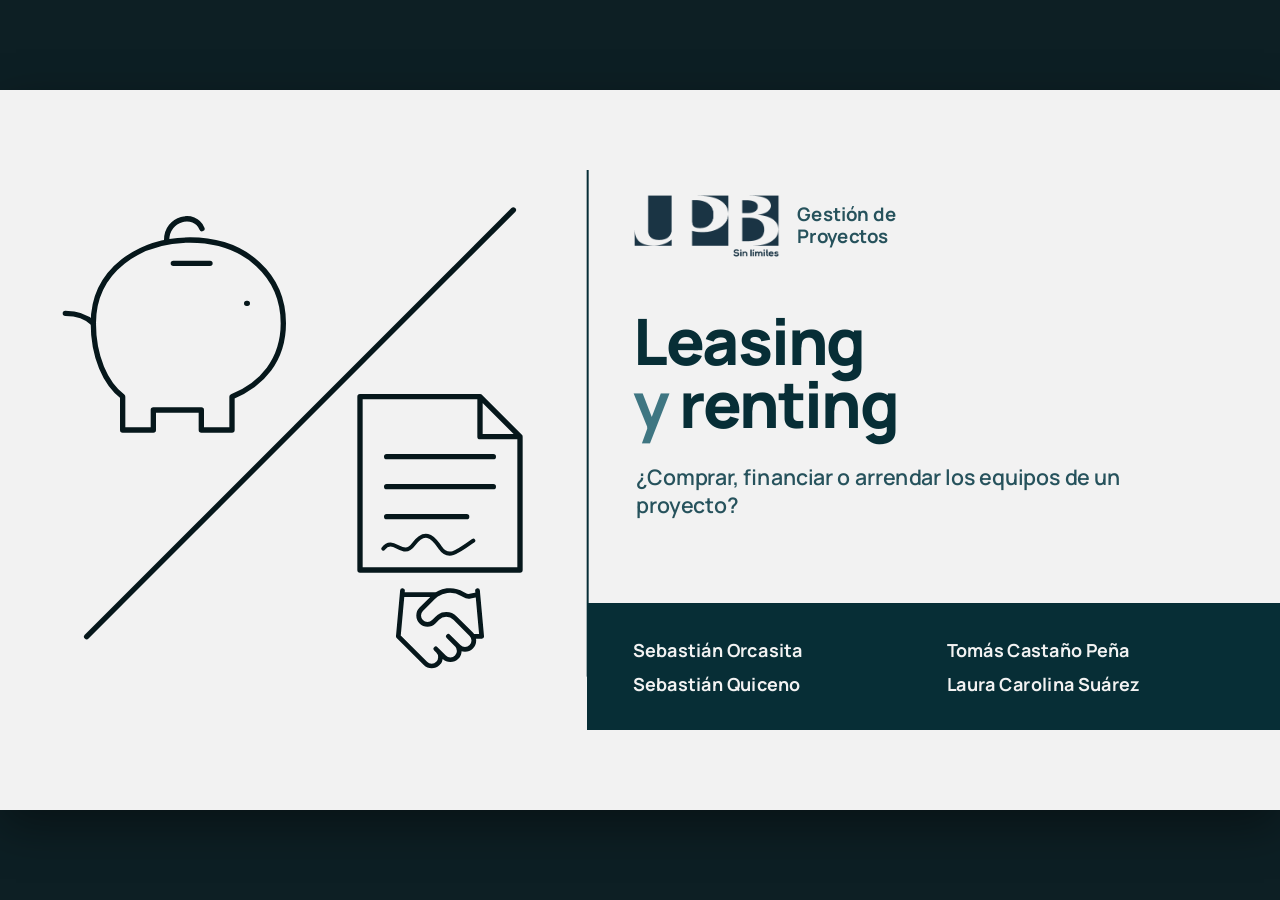
<file: diapositivas/index.html>
<!doctype html>
<html lang="es-CO">
<head>
<meta charset="utf-8">
<meta name="viewport" content="width=device-width, initial-scale=1">
<title>Leasing y renting en proyectos</title>
<link rel="stylesheet" href="deck.css">
</head>
<body>
<svg width="0" height="0" style="position:absolute" aria-hidden="true">
  <defs>
    <symbol id="i-cart" viewBox="0 0 64 64"><path pathLength="1" d="M4 10 H13 L20 42 H50 L57 18 H16"/><path pathLength="1" d="M24 52 a4 4 0 1 0 0.1 0 M46 52 a4 4 0 1 0 0.1 0"/><path pathLength="1" d="M36 22 V36 M31 26 C31 22 41 22 41 26 C41 30 31 28 31 32 C31 36 41 36 41 32"/></symbol>
    <symbol id="i-piggy" viewBox="0 0 64 64"><path pathLength="1" d="M14 32 C14 21 25 15 35 15 C47 15 56 22 56 32 C56 40 51 45 45 48 V55 H38 V51 H28 V55 H21 V48 C17 45 14 39 14 32 Z"/><path pathLength="1" d="M30 15 C30 10 36 8 38 12 M44 27 h0.1 M6 30 C9 30 12 31 14 33 M28 22 H38"/></symbol>
    <symbol id="i-keys" viewBox="0 0 64 64"><path pathLength="1" d="M18 26 a10 10 0 1 0 0.1 0 M27 30 L56 30 M48 30 V39 M55 30 V37"/><path pathLength="1" d="M18 26 V20"/></symbol>
    <symbol id="i-bank" viewBox="0 0 64 64"><path pathLength="1" d="M7 24 L32 9 L57 24 Z M12 28 V47 M24 28 V47 M40 28 V47 M52 28 V47 M5 52 H59"/></symbol>
    <symbol id="i-jar" viewBox="0 0 64 64"><path pathLength="1" d="M21 15 H43 V20 C49 24 50 29 50 35 V55 H14 V35 C14 29 15 24 21 20 Z M21 20 H43"/><path pathLength="1" d="M24 47 a8 3 0 1 0 16 0 a8 3 0 1 0 -16 0 M32 3 a5 5 0 1 0 0.1 0"/></symbol>
    <symbol id="i-doc" viewBox="0 0 64 64"><path pathLength="1" d="M14 6 H40 L50 16 V58 H14 Z M40 6 V16 H50"/><path pathLength="1" d="M20 26 H44 M20 33 H44 M20 40 H36 M20 50 C24 45 27 54 33 48 S40 50 44 47"/></symbol>
    <symbol id="i-house" viewBox="0 0 64 64"><path pathLength="1" d="M8 30 L32 11 L56 30 M15 26 V55 H49 V26 M27 55 V40 H37 V55"/></symbol>
    <symbol id="i-phone" viewBox="0 0 64 64"><path pathLength="1" d="M20 5 H44 V59 H20 Z M28 53 H36 M26 11 H38"/></symbol>
    <symbol id="i-cal" viewBox="0 0 64 64"><path pathLength="1" d="M9 14 H55 V56 H9 Z M9 25 H55 M21 8 V19 M43 8 V19"/><path pathLength="1" d="M25 33 L39 48 M39 33 L25 48"/></symbol>
    <symbol id="i-gauge" viewBox="0 0 64 64"><path pathLength="1" d="M9 46 A23 23 0 1 1 55 46 M32 46 L45 27 M16 46 H48"/></symbol>
    <symbol id="i-ship" viewBox="0 0 64 64"><path pathLength="1" d="M5 44 H59 L52 55 H13 Z M13 44 V34 H29 V44 M33 44 V29 H49 V44"/><path pathLength="1" d="M43 29 V7 L23 13 M43 7 H54 M23 13 V22"/></symbol>
    <symbol id="i-store" viewBox="0 0 64 64"><path pathLength="1" d="M5 27 L32 12 L59 27 V56 H5 Z M17 56 V37 H47 V56 M17 46 H47"/></symbol>
    <symbol id="i-cycle" viewBox="0 0 64 64"><path pathLength="1" d="M51 21 A22 22 0 0 0 13 23 M13 23 L11 12 M13 23 L24 21"/><path pathLength="1" d="M13 43 A22 22 0 0 0 51 41 M51 41 L53 52 M51 41 L40 43"/></symbol>
    <symbol id="i-amb" viewBox="0 0 64 64"><path pathLength="1" d="M3 42 V20 H38 V42 Z M38 27 H50 L59 36 V42 H38"/><path pathLength="1" d="M14 47 a5 5 0 1 0 0.1 0 M47 47 a5 5 0 1 0 0.1 0 M20 25 V37 M14 31 H26"/></symbol>
    <symbol id="i-mic" viewBox="0 0 64 64"><path pathLength="1" d="M24 11 a8 8 0 0 1 16 0 V30 a8 8 0 0 1 -16 0 Z M15 28 a17 17 0 0 0 34 0 M32 45 V55 M21 55 H43"/></symbol>
    <symbol id="i-check" viewBox="0 0 64 64"><path pathLength="1" d="M11 34 L26 48 L54 17"/></symbol>
    <symbol id="i-cross" viewBox="0 0 64 64"><path pathLength="1" d="M16 16 L48 48 M48 16 L16 48"/></symbol>
    <symbol id="i-dash" viewBox="0 0 64 64"><path pathLength="1" d="M14 32 H50"/></symbol>
    <symbol id="i-alert" viewBox="0 0 64 64"><path pathLength="1" d="M32 7 L60 56 H4 Z M32 25 V40 M32 47 V48"/></symbol>
    <symbol id="i-truck" viewBox="0 0 64 64"><path pathLength="1" d="M3 15 H39 V44 H3 Z M39 25 H51 L60 35 V44 H39"/><path pathLength="1" d="M14 49 a5 5 0 1 0 0.1 0 M50 49 a5 5 0 1 0 0.1 0"/></symbol>
    <symbol id="i-server" viewBox="0 0 64 64"><path pathLength="1" d="M13 7 H51 V57 H13 Z M13 23 H51 M13 40 H51 M21 15 h0.1 M21 31 h0.1 M21 48 h0.1 M30 15 H43 M30 31 H43 M30 48 H43"/></symbol>
    <symbol id="i-scale" viewBox="0 0 64 64"><path pathLength="1" d="M32 8 V55 M19 55 H45 M9 18 H55 M9 18 L3 34 H15 Z M55 18 L49 34 H61 Z"/></symbol>
    <symbol id="i-coins" viewBox="0 0 64 64"><path pathLength="1" d="M12 40 a15 5 0 1 0 30 0 a15 5 0 1 0 -30 0 M12 40 V50 a15 5 0 0 0 30 0 V40 M22 26 a15 5 0 1 0 30 0 a15 5 0 1 0 -30 0 M52 26 V36 a15 5 0 0 1 -10 4.7"/></symbol>
    <!-- Apretón de manos: trazo del ícono «handshake» de Lucide (licencia ISC, lucide.dev) -->
    <symbol id="i-hand" viewBox="0 0 24 24"><path pathLength="1" d="M11 17 l2 2 a1 1 0 1 0 3-3 M14 14 l2.5 2.5 a1 1 0 1 0 3-3 l-3.88-3.88 a3 3 0 0 0-4.24 0 l-.88.88 a1 1 0 1 1-3-3 l2.81-2.81 a5.79 5.79 0 0 1 7.06-.87 l.47.28 a2 2 0 0 0 1.42.25 L21 4 M21 3 l1 11 h-2 M3 3 L2 14 l6.5 6.5 a1 1 0 1 0 3-3 M3 4 h8"/></symbol>
  </defs>
</svg>

<main class="frame" aria-label="Diapositivas de la exposición">
<div class="stage" id="stage">

  <header class="runhead"><span>Leasing y renting en proyectos</span><b id="sec-name">Ronda 1</b></header>

  <!-- 1 · Portada -->
  <section class="slide cover" data-section="r1" data-name="Portada" aria-label="Portada">
    <svg class="cover-art" viewBox="0 0 760 760" aria-hidden="true">
      <g class="line-art" style="stroke-width:8">
        <path class="a-draw" style="--d:.1s;--t:1.5s" pathLength="1" d="M70 230 C70 150 140 105 215 105 C300 105 355 160 355 230 C355 285 323 322 278 340 V390 H232 V360 H160 V390 H114 V340 C88 320 70 280 70 230 Z"/>
        <path class="a-draw" style="--d:.6s;--t:.8s" pathLength="1" d="M180 105 C180 72 222 62 233 88 M300 200 h1 M28 215 C46 215 60 220 70 230 M190 140 H245"/>
        <path class="a-draw" style="--d:1.0s;--t:.9s" pathLength="1" d="M60 700 L700 60"/>
        <path class="a-draw" style="--d:1.3s;--t:1.4s" pathLength="1" d="M470 340 H650 L710 400 V600 H470 Z M650 340 V400 H710 M510 430 H670 M510 475 H670 M510 520 H630"/>
      </g>
      <path class="a-draw" style="--d:2.4s;--t:.7s" fill="none" stroke="#06171b" stroke-width="6" stroke-linecap="round" stroke-linejoin="round" pathLength="1" d="M505 568 C520 548 534 584 550 562 S578 548 590 566 S615 574 640 556"/>
      <use href="#i-hand" x="515" y="612" width="150" height="150" class="a-draw" style="--d:2.9s;--t:1.3s;fill:none;stroke:#06171b;stroke-width:1.13;stroke-linecap:round;stroke-linejoin:round"/>
    </svg>
    <div class="cover-rule a-grow-y" style="--d:.2s;transform-origin:top"></div>
    <div class="cover-brand a-fade" style="--d:.4s"><img src="img/logo-upb.png" alt="Universidad Pontificia Bolivariana"><span>Gestión de<br>Proyectos</span></div>
    <h1 class="cover-title a-up" style="--d:.6s">Leasing<br><em>y</em> renting</h1>
    <p class="cover-sub a-up" style="--d:.9s">¿Comprar, financiar o arrendar los equipos de un proyecto?</p>
    <div class="cover-band a-wipe" style="--d:1.2s">
      <span>Sebastián Orcasita</span><span>Tomás Castaño Peña</span>
      <span>Sebastián Quiceno</span><span>Laura Carolina Suárez</span>
    </div>
  </section>

  <!-- 2 · Ruta -->
  <section class="slide" data-section="r1" data-name="La ruta" aria-label="La ruta de la exposición">
    <h2 class="t a-up">La ruta de la exposición</h2>
    <p class="lead a-up" style="--d:.15s">Dos rondas de cuatro intervenciones, con la entrevista a un experto en medio.</p>
    <div class="body route">
      <svg style="position:absolute;left:0;top:40px;width:1680px;height:60px" viewBox="0 0 1680 60" aria-hidden="true">
        <path class="a-draw" style="--d:.3s;--t:1.4s;stroke:var(--celeste);stroke-width:6;fill:none;stroke-linecap:round" pathLength="1" d="M10 30 H1670"/>
        <circle class="a-pop" style="--d:.45s;fill:var(--petroleo)" cx="20" cy="30" r="16"/>
        <circle class="a-pop" style="--d:.9s;fill:var(--medio)" cx="760" cy="30" r="16"/>
        <circle class="a-pop" style="--d:1.2s;fill:var(--petroleo)" cx="1110" cy="30" r="16"/>
        <circle class="a-pop" style="--d:1.5s;fill:var(--pizarra)" cx="1660" cy="30" r="16"/>
      </svg>
      <div class="route-col a-up" style="left:0;width:690px;--d:.5s">
        <p class="h4">Ronda 1 · Qué es cada figura</p>
        <ol>
          <li><b>1</b>El dilema: la caja del proyecto</li>
          <li><b>2</b>Leasing financiero</li>
          <li><b>3</b>Renting y leasing operativo</li>
          <li><b>4</b>Contabilidad (NIIF 16) e impuestos</li>
          <li><b>5</b>Modalidades: importación, inmobiliario, leaseback</li>
        </ol>
      </div>
      <div class="route-col a-up" style="left:740px;width:320px;--d:.9s">
        <p class="h4">Entrevista</p>
        <svg viewBox="0 0 64 64" class="ico" style="width:96px;height:96px;color:var(--medio-ink);margin:6px 0 10px"><use href="#i-mic"/></svg>
        <p class="txt-s">César Augusto López Gallego cuenta cómo decide en proyectos reales. Video de 4:51.</p>
      </div>
      <div class="route-col a-up" style="left:1110px;width:570px;--d:1.3s">
        <p class="h4">Ronda 2 · Cómo se decide</p>
        <ol>
          <li><b>6</b>Los números a 48 meses</li>
          <li><b>7</b>Los riesgos que no se ven</li>
          <li><b>8</b>Efecto en VPN, TIR y EBITDA</li>
          <li><b>9</b>El árbol de decisión</li>
        </ol>
      </div>
    </div>
  </section>

  <!-- 3 · Proyecto aprobado -->
  <section class="slide" data-section="r1" data-name="Proyecto aprobado" aria-label="Proyecto aprobado">
    <h2 class="t a-up">Proyecto aprobado: ¿cómo conseguimos los equipos?</h2>
    <p class="lead a-up" style="--d:.15s">Caso de ejemplo: un proyecto logístico a 4 años, con $1.000 millones de presupuesto, necesita camiones y máquinas.</p>
    <div class="body">
      <div class="doors">
        <div class="door a-up" style="--c:var(--pizarra);--d:.35s">
          <svg viewBox="0 0 64 64" class="ico a-draw" style="--d:.45s"><use href="#i-cart"/></svg>
          <p class="h3">Comprar</p>
          <p class="txt">Se paga todo hoy, de contado o con un crédito. El bien es del proyecto desde el primer día, con todos sus costos y riesgos.</p>
        </div>
        <div class="door a-up" style="--c:var(--petroleo);--d:.6s">
          <svg viewBox="0 0 64 64" class="ico a-draw" style="--d:.7s"><use href="#i-jar"/></svg>
          <p class="h3">Leasing</p>
          <p class="txt">Una entidad financiera compra el bien y se lo entrega al proyecto a cambio de cánones. Al final puede quedárselo.</p>
        </div>
        <div class="door a-up" style="--c:var(--medio);--c-ink:var(--medio-ink);--d:.85s">
          <svg viewBox="0 0 64 64" class="ico a-draw" style="--d:.95s"><use href="#i-keys"/></svg>
          <p class="h3">Renting</p>
          <p class="txt">El proyecto usa el bien y paga un canon con servicios incluidos. Al final lo devuelve o lo renueva.</p>
        </div>
      </div>
      <p class="plate a-wipe" style="position:absolute;left:0;right:0;bottom:0;--d:1.3s">La pregunta no es solo cuánto cuesta: es qué pasa con la caja del proyecto y quién carga el riesgo.</p>
    </div>
  </section>

  <!-- 4 · Impacto en caja -->
  <section class="slide" data-section="r1" data-name="Impacto en caja" aria-label="Impacto en caja">
    <h2 class="t a-up">Impacto en caja: comprar el día 0</h2>
    <p class="lead a-up" style="--d:.15s">Si el 60 % del presupuesto se va en equipos antes de producir, el proyecto puede quedarse sin caja aunque sea rentable en el papel.</p>
    <div class="body">
      <svg style="position:absolute;left:0;top:0;width:930px;height:640px" viewBox="0 0 930 640" aria-label="Gráfico de cascada: presupuesto 1.000, compra 600, quedan 400 millones">
        <path d="M40 560 H900" stroke="var(--petroleo)" stroke-width="3"/>
        <rect class="a-grow-y" style="--d:.4s" x="70" y="80" width="200" height="480" rx="6" fill="var(--medio)"/>
        <rect class="a-drop" style="--d:1.0s" x="360" y="80" width="200" height="288" rx="6" fill="var(--petroleo)"/>
        <rect class="a-grow-y" style="--d:1.5s" x="650" y="368" width="200" height="192" rx="6" fill="var(--pizarra)"/>
        <path class="a-draw" style="--d:1.1s;--t:.6s" pathLength="1" d="M270 80 H360 M560 368 H650" stroke="var(--muted)" stroke-width="2" stroke-dasharray="6 6" fill="none"/>
        <g font-family="Manrope" font-weight="800" fill="var(--petroleo)" text-anchor="middle">
          <text class="a-fade" style="--d:.8s" x="170" y="62" font-size="36">$1.000</text>
          <text class="a-fade" style="--d:1.3s" x="460" y="230" font-size="36" fill="#f2f2f2">−$600</text>
          <text class="a-fade" style="--d:1.9s" x="750" y="350" font-size="36">$400</text>
        </g>
        <g font-family="Manrope" font-weight="700" fill="var(--pizarra)" text-anchor="middle" font-size="22">
          <text x="170" y="598">Presupuesto</text><text x="460" y="598">Compra día 0</text><text x="750" y="598">Lo que queda</text>
        </g>
        <g class="a-pop" style="--d:2.2s">
          <path d="M870 380 L900 380 L900 548 L870 548" stroke="var(--alerta)" stroke-width="3" fill="none"/>
          <text x="905" y="630" text-anchor="end" font-family="Manrope" font-weight="800" font-size="22" fill="var(--alerta)">riesgo de iliquidez</text>
        </g>
      </svg>
      <p class="note" style="position:absolute;left:40px;top:650px">Millones de pesos · cifras de ejemplo del grupo</p>
      <div style="position:absolute;left:1010px;right:0;top:0">
        <div class="kpi a-up" style="--d:.6s"><strong class="num"><span data-count="60">60</span> %</strong><p class="txt-s">del presupuesto queda inmovilizado en activos fijos el primer día.</p></div>
        <div class="kpi a-up" style="--d:1.0s"><strong class="num">$<span data-count="400">400</span> M</strong><p class="txt-s">es todo lo que queda para operar, pagar nómina y construir el producto.</p></div>
        <div class="quote a-up" style="--d:1.6s"><p>«Si te pones a llenarte de activos fijos, te vas a comer el presupuesto».</p><cite>César Augusto López Gallego, en la entrevista</cite></div>
      </div>
    </div>
  </section>

  <!-- 5 · Triángulo del leasing -->
  <section class="slide" data-section="r1" data-name="Triángulo del leasing" aria-label="Triángulo operativo del leasing">
    <h2 class="t a-up">Cómo funciona un leasing: el triángulo</h2>
    <p class="lead a-up" style="--d:.15s">Intervienen tres partes. El proyecto usa el bien, pero quien lo compra y es su dueño es la entidad financiera.</p>
    <div class="body">
      <svg style="position:absolute;left:0;top:-10px;width:1000px;height:660px" viewBox="0 0 1000 660" aria-label="Triángulo entre proyecto, proveedor y entidad financiera">
        <path class="a-draw" style="--d:.3s;--t:1.4s" pathLength="1" d="M500 120 L170 560 L830 560 Z" fill="none" stroke="var(--celeste)" stroke-width="18" stroke-linejoin="round"/>
        <defs><marker id="ar" viewBox="0 0 12 12" markerWidth="7" markerHeight="7" refX="9" refY="6" orient="auto"><path d="M0 0 L12 6 L0 12 Z" fill="var(--petroleo)"/></marker></defs>
        <path class="a-draw" style="--d:1.2s;--t:.8s" pathLength="1" d="M720 600 H280" stroke="var(--petroleo)" stroke-width="4" fill="none" marker-end="url(#ar)"/>
        <path class="a-draw" style="--d:1.7s;--t:.8s" pathLength="1" d="M183 476 L398 191" stroke="var(--petroleo)" stroke-width="4" fill="none" marker-end="url(#ar)"/>
        <path class="a-draw" style="--d:2.2s;--t:.8s" pathLength="1" d="M602 191 L817 476" stroke="var(--petroleo)" stroke-width="4" fill="none" marker-end="url(#ar)"/>
        <g font-family="Manrope" font-weight="800" font-size="22" fill="var(--ground)" text-anchor="middle">
          <circle class="a-pop" style="--d:1.3s" cx="500" cy="600" r="22" fill="var(--petroleo)"/><text class="a-pop" style="--d:1.3s" x="500" y="608">2</text>
          <circle class="a-pop" style="--d:1.8s" cx="295" cy="326" r="22" fill="var(--petroleo)"/><text class="a-pop" style="--d:1.8s" x="295" y="334">3</text>
          <circle class="a-pop" style="--d:2.3s" cx="705" cy="326" r="22" fill="var(--petroleo)"/><text class="a-pop" style="--d:2.3s" x="705" y="334">4</text>
        </g>
        <g class="a-pop" style="--d:.5s"><circle cx="500" cy="96" r="62" fill="var(--petroleo)"/><svg x="468" y="64" width="64" height="64" viewBox="0 0 64 64" class="ico" style="color:#f2f2f2"><use href="#i-truck"/></svg></g>
        <g class="a-pop" style="--d:.7s"><circle cx="150" cy="560" r="62" fill="var(--pizarra)"/><svg x="118" y="528" width="64" height="64" viewBox="0 0 64 64" class="ico" style="color:#f2f2f2"><use href="#i-store"/></svg></g>
        <g class="a-pop" style="--d:.9s"><circle cx="850" cy="560" r="62" fill="var(--medio)"/><svg x="818" y="528" width="64" height="64" viewBox="0 0 64 64" class="ico" style="color:var(--ink)"><use href="#i-bank"/></svg></g>
        <g font-family="Manrope" font-weight="800" font-size="26" fill="var(--petroleo)">
          <text class="a-fade" style="--d:.6s" x="580" y="80">Proyecto (arrendatario)</text>
          <text class="a-fade" style="--d:.8s" x="40" y="655">Proveedor</text>
          <text class="a-fade" style="--d:1.0s" x="690" y="655">Entidad financiera</text>
        </g>
      </svg>
      <ol class="steps" style="position:absolute;left:1060px;right:0;top:0">
        <li class="a-left" style="--d:.9s">El proyecto escoge el equipo y el proveedor.</li>
        <li class="a-left" style="--d:1.3s">La entidad financiera lo compra y se lo paga al proveedor.</li>
        <li class="a-left" style="--d:1.8s">El proveedor entrega el equipo al proyecto.</li>
        <li class="a-left" style="--d:2.3s">El proyecto le paga cánones a la entidad durante el plazo.</li>
        <li class="a-left" style="--d:2.7s">Al final, el proyecto puede ejercer la opción de compra y quedarse con el equipo.</li>
      </ol>
    </div>
  </section>

  <!-- 6 · Leasing financiero -->
  <section class="slide" data-section="r1" data-name="Leasing financiero" aria-label="Leasing financiero">
    <h2 class="t a-up">Leasing financiero: comprar a cuotas</h2>
    <p class="lead a-up" style="--d:.15s">«Entrega a título de arrendamiento de bienes adquiridos para el efecto, financiando su uso y goce a cambio de cánones, con opción de compra al final». Decreto 913 de 1993.</p>
    <div class="body" style="top:330px">
      <svg style="position:absolute;left:0;top:0;width:470px;height:520px" viewBox="0 0 470 520" aria-hidden="true">
        <g class="line-art" style="stroke-width:6">
          <path class="a-draw" style="--d:.3s;--t:1.3s" pathLength="1" d="M140 150 H330 V190 C385 225 395 270 395 320 V500 H75 V320 C75 270 85 225 140 190 Z M140 190 H330"/>
          <path class="a-draw" style="--d:1.1s;--t:.8s" pathLength="1" d="M150 440 a85 28 0 1 0 170 0 a85 28 0 1 0 -170 0 M150 440 V470 a85 28 0 0 0 170 0 V440"/>
        </g>
        <g class="a-drop" style="--d:1.6s"><circle cx="235" cy="70" r="42" fill="none" stroke="var(--petroleo)" stroke-width="6"/><text x="235" y="84" text-anchor="middle" font-family="Manrope" font-weight="800" font-size="40" fill="var(--petroleo)">$</text></g>
      </svg>
      <div style="position:absolute;left:560px;right:0;top:0">
        <ul class="ticks">
          <li class="ok a-left" style="--d:.5s"><svg viewBox="0 0 64 64" class="ico"><use href="#i-check"/></svg><span><span class="strong">Es financiación:</span> cada canon paga capital e intereses. Para el proyecto es una deuda.</span></li>
          <li class="ok a-left" style="--d:.8s"><svg viewBox="0 0 64 64" class="ico"><use href="#i-check"/></svg><span><span class="strong">El bien es de la entidad</span> hasta que el proyecto ejerce la opción de compra.</span></li>
          <li class="ok a-left" style="--d:1.1s"><svg viewBox="0 0 64 64" class="ico"><use href="#i-check"/></svg><span><span class="strong">Opción de compra pactada desde el inicio,</span> por un valor que se fija en el contrato.</span></li>
          <li class="no a-left" style="--d:1.4s"><svg viewBox="0 0 64 64" class="ico"><use href="#i-alert"/></svg><span><span class="strong">Los riesgos son del proyecto:</span> mantenimiento, seguro, daños y obsolescencia corren por su cuenta.</span></li>
        </ul>
        <p class="plate a-wipe" style="margin-top:28px;--d:1.9s">En la práctica, el proyecto trata el bien como propio: «es tuya, pero realmente no es tuya».</p>
      </div>
    </div>
  </section>

  <!-- 7 · Renting -->
  <section class="slide" data-section="r1" data-name="Renting" aria-label="Renting">
    <h2 class="t a-up">Renting: pagar por usar, todo incluido</h2>
    <p class="lead a-up" style="--d:.15s">Arriendo de largo plazo en el que el canon trae casi todo lo que cuesta tener el bien. En Colombia no tiene ley propia: se rige por el contrato.</p>
    <div class="body">
      <div style="position:absolute;left:0;top:0;width:520px">
        <p class="h4 a-up" style="--d:.3s;margin-bottom:10px">El canon incluye</p>
        <ul class="ticks">
          <li class="ok a-left" style="--d:.45s"><svg viewBox="0 0 64 64" class="ico"><use href="#i-check"/></svg>Uso del vehículo o equipo</li>
          <li class="ok a-left" style="--d:.6s"><svg viewBox="0 0 64 64" class="ico"><use href="#i-check"/></svg>SOAT, matrícula e impuestos</li>
          <li class="ok a-left" style="--d:.75s"><svg viewBox="0 0 64 64" class="ico"><use href="#i-check"/></svg>Trámites y revisión técnico-mecánica</li>
          <li class="ok a-left" style="--d:.9s"><svg viewBox="0 0 64 64" class="ico"><use href="#i-check"/></svg>Mantenimiento y llantas</li>
        </ul>
      </div>
      <div style="position:absolute;left:600px;top:0;width:480px">
        <p class="h4 a-up" style="--d:.5s;margin-bottom:10px">No incluye</p>
        <ul class="ticks">
          <li class="no a-left" style="--d:1.0s"><svg viewBox="0 0 64 64" class="ico"><use href="#i-cross"/></svg>Combustible</li>
          <li class="no a-left" style="--d:1.15s"><svg viewBox="0 0 64 64" class="ico"><use href="#i-cross"/></svg>Fotomultas y comparendos</li>
          <li class="no a-left" style="--d:1.3s"><svg viewBox="0 0 64 64" class="ico"><use href="#i-cross"/></svg>Deducible del seguro</li>
          <li class="mid a-left" style="--d:1.45s"><svg viewBox="0 0 64 64" class="ico"><use href="#i-dash"/></svg>Vehículo sustituto: solo en los planes que lo traen</li>
        </ul>
      </div>
      <svg style="position:absolute;left:1150px;top:0;width:530px;height:380px" viewBox="0 0 530 380" aria-hidden="true">
        <g class="line-art" style="stroke-width:6">
          <path class="a-draw" style="--d:.4s;--t:1.4s" pathLength="1" d="M30 250 V200 L120 185 L190 110 H360 L440 185 H500 V250 H440 M360 250 H180 M100 250 H30 M190 110 L210 185 H440 M280 110 V185"/>
          <path class="a-draw" style="--d:1.2s;--t:.8s" pathLength="1" d="M95 258 a42 42 0 1 0 84 0 a42 42 0 1 0 -84 0 M355 258 a42 42 0 1 0 84 0 a42 42 0 1 0 -84 0"/>
        </g>
        <g class="a-drop" style="--d:1.7s">
          <path d="M410 40 L480 40 L510 70 L480 100 L410 100 Z" fill="#6598a3" stroke="#06171b" stroke-width="3" stroke-linejoin="round"/>
          <circle cx="488" cy="70" r="6" fill="#f2f2f2" stroke="#06171b" stroke-width="2.5"/>
          <path d="M488 76 C496 120 482 160 474 182" fill="none" stroke="#06171b" stroke-width="2.5"/>
          <text x="446" y="79" text-anchor="middle" font-family="Manrope" font-weight="800" font-size="20" fill="#06171b">48 m</text>
        </g>
      </svg>
      <div class="a-up" style="position:absolute;left:0;right:0;bottom:0;--d:1.8s;display:flex;gap:16px;flex-wrap:wrap;align-items:center">
        <span class="chip ghost">Contrato típico: 48 meses</span>
        <span class="chip ghost">15.000 km al año</span>
        <span class="chip ghost">Sin opción de compra</span>
        <span class="chip ghost">El canon lleva IVA</span>
      </div>
    </div>
    <p class="src">Fuente: Renting Colombia, aspectos legales, preguntas frecuentes y términos y condiciones.</p>
  </section>

  <!-- 8 · Espectro: comprar a cuotas o arrendar -->
  <section class="slide" data-section="r1" data-name="Comprar o usar" aria-label="De comprar a usar">
    <h2 class="t a-up">Tres figuras, de «comprar» a «solo usar»</h2>
    <p class="lead a-up" style="--d:.15s">El leasing operativo es el arriendo puro: sin opción de compra, o con una al valor comercial. El renting es ese arriendo con todo incluido.</p>
    <div class="body">
      <svg style="position:absolute;left:0;top:150px;width:1680px;height:90px" viewBox="0 0 1680 90" aria-hidden="true">
        <defs><linearGradient id="spec" gradientUnits="userSpaceOnUse" x1="0" y1="0" x2="1680" y2="0"><stop offset="0" stop-color="#072e36"/><stop offset="1" stop-color="#afd0d7"/></linearGradient>
        <marker id="ar2" markerUnits="userSpaceOnUse" markerWidth="40" markerHeight="40" refX="6" refY="20" orient="auto"><path d="M0 0 L34 20 L0 40 Z" fill="#afd0d7"/></marker></defs>
        <path class="a-draw" style="--d:.3s;--t:1.4s" pathLength="1" d="M20 45 H1630" stroke="url(#spec)" stroke-width="14" stroke-linecap="round" marker-end="url(#ar2)"/>
        <circle class="a-pop" style="--d:.7s" cx="72" cy="45" r="24" fill="#072e36"/>
        <circle class="a-pop" style="--d:1.0s" cx="682" cy="45" r="24" fill="#26525c"/>
        <circle class="a-pop" style="--d:1.3s" cx="1292" cy="45" r="24" fill="#6598a3"/>
      </svg>
      <p class="note a-fade" style="position:absolute;left:0;top:250px;--d:.5s">Más cerca de ser dueño</p>
      <p class="note a-fade" style="position:absolute;right:0;top:250px;--d:.5s">Más cerca de solo usar</p>
      <div class="a-up" style="position:absolute;left:30px;width:420px;top:0;--d:.75s">
        <svg viewBox="0 0 64 64" class="ico" style="width:84px;height:84px;color:var(--petroleo)"><use href="#i-house"/></svg>
        <p class="h4">Leasing financiero</p>
      </div>
      <div class="a-up" style="position:absolute;left:640px;width:420px;top:0;--d:1.05s">
        <svg viewBox="0 0 64 64" class="ico" style="width:84px;height:84px;color:var(--pizarra)"><use href="#i-keys"/></svg>
        <p class="h4">Leasing operativo</p>
      </div>
      <div class="a-up" style="position:absolute;left:1250px;width:430px;top:0;--d:1.35s">
        <svg viewBox="0 0 64 64" class="ico" style="width:84px;height:84px;color:var(--medio-ink)"><use href="#i-phone"/></svg>
        <p class="h4">Renting</p>
      </div>
      <p class="txt a-up" style="position:absolute;left:30px;width:480px;top:310px;--d:1.0s"><span class="strong">Comprar a cuotas.</span> Como un apartamento que el banco compra por ti: pagas y al final queda a tu nombre. Mientras tanto, los arreglos son tuyos.</p>
      <p class="txt a-up" style="position:absolute;left:640px;width:470px;top:310px;--d:1.3s"><span class="strong">Arrendar.</span> Usas el bien y lo devuelves. Si se desvaloriza o queda viejo, es problema del dueño.</p>
      <p class="txt a-up" style="position:absolute;left:1250px;width:430px;top:310px;--d:1.6s"><span class="strong">Arriendo con servicio.</span> Como un plan de celular con equipo: el proveedor responde por él y te lo renueva.</p>
    </div>
  </section>

  <!-- 9 · Diferencias -->
  <section class="slide" data-section="r1" data-name="Diferencias" aria-label="Diferencias entre leasing y renting">
    <h2 class="t a-up">Diferencias: quién asume el riesgo</h2>
    <div class="body" style="top:200px">
      <p class="plate a-wipe" style="--d:.2s;margin-bottom:26px">No es solo cuánto cuesta, sino quién asume los riesgos.</p>
      <table class="dtable">
        <thead><tr class="a-fade" style="--d:.5s"><th></th><th class="l">Leasing financiero</th><th class="r">Renting</th></tr></thead>
        <tbody>
          <tr class="a-up" style="--d:.7s"><td>Enfoque</td><td>Financiar y terminar siendo dueño</td><td>Usar y devolver</td></tr>
          <tr class="a-up" style="--d:.85s"><td>Dueño durante el contrato</td><td>La entidad financiera</td><td>La empresa de renting</td></tr>
          <tr class="a-up" style="--d:1.0s"><td>Al final</td><td>Opción de compra</td><td>Se devuelve o se renueva</td></tr>
          <tr class="a-up" style="--d:1.15s"><td>Mantenimiento y seguros</td><td>Por cuenta del proyecto</td><td>Incluidos en el canon</td></tr>
          <tr class="key a-up" style="--d:1.3s"><td>Si se daña o queda viejo</td><td>Pierde el proyecto</td><td>Pierde el proveedor</td></tr>
          <tr class="a-up" style="--d:1.45s"><td>¿Es deuda?</td><td>Sí, es endeudamiento</td><td>No, es un arriendo</td></tr>
        </tbody>
      </table>
    </div>
    <p class="src">Un arriendo es financiero cuando transfiere «sustancialmente todos los riesgos y ventajas» de la propiedad (NIIF 16, párr. 62). Supersociedades, oficio 220-122670 de 2019.</p>
  </section>

  <!-- 10 · NIIF 16 -->
  <section class="slide" data-section="r1" data-name="NIIF 16" aria-label="NIIF 16">
    <h2 class="t a-up">NIIF 16: el arriendo entra al balance</h2>
    <p class="lead a-up" style="--d:.15s">Antes, un arriendo operativo era un gasto mensual y no aparecía como deuda. Con la NIIF 16, casi todo arriendo se registra como activo y pasivo.</p>
    <div class="body">
      <div class="a-up" style="position:absolute;left:0;top:0;width:560px;--d:.35s">
        <p class="h4" style="color:var(--muted)">Antes (NIC 17)</p>
        <div style="margin-top:18px;border:2.5px dashed var(--medio);border-radius:14px;padding:26px;height:300px;position:relative">
          <p class="txt">Canon = <span class="strong">gasto del mes</span></p>
          <p class="txt-s" style="margin-top:12px">El balance no mostraba la obligación de seguir pagando: «endeudamiento invisible».</p>
          <svg viewBox="0 0 64 64" class="ico" style="position:absolute;right:24px;bottom:20px;width:90px;height:90px;color:var(--medio-ink)"><use href="#i-doc"/></svg>
        </div>
      </div>
      <svg class="a-fade" style="position:absolute;left:590px;top:150px;width:150px;height:80px;--d:.8s" viewBox="0 0 150 80" aria-hidden="true">
        <path class="a-draw" style="--d:.9s;--t:.6s" pathLength="1" d="M10 40 H130 M110 18 L134 40 L110 62" fill="none" stroke="var(--petroleo)" stroke-width="6" stroke-linecap="round" stroke-linejoin="round"/>
      </svg>
      <div class="a-up" style="position:absolute;left:770px;top:0;width:560px;--d:1.0s">
        <p class="h4">Hoy (NIIF 16)</p>
        <ol class="steps" style="margin-top:8px">
          <li>Registro obligatorio de los arriendos de más de 12 meses.</li>
          <li>Adiós a la deuda oculta: aparece el pasivo.</li>
          <li>Nuevo activo «por derecho de uso».</li>
        </ol>
      </div>
      <div class="a-up" style="position:absolute;left:1380px;top:0;right:0;--d:1.4s">
        <p class="h4">Excepciones</p>
        <p class="txt-s" style="margin-top:14px">Arriendos de 12 meses o menos y bienes de bajo valor pueden seguir como gasto.</p>
      </div>
      <div class="a-wipe" style="position:absolute;left:0;right:0;bottom:0;--d:1.9s;display:flex;gap:22px;align-items:center;background:rgba(175,208,215,.45);border-radius:14px;padding:20px 28px">
        <svg viewBox="0 0 64 64" class="ico" style="width:54px;height:54px;color:var(--alerta);flex:none"><use href="#i-alert"/></svg>
        <p class="txt"><span class="strong">No aplica a todas las empresas.</span> En Colombia la NIIF 16 rige para el Grupo 1 desde 2019 (Decreto 2170 de 2017). Las pymes del Grupo 2 (NIIF para Pymes, sección 20) siguen llevando el arriendo operativo como gasto.</p>
      </div>
    </div>
  </section>

  <!-- 11 · Balance -->
  <section class="slide" data-section="r1" data-name="Balance" aria-label="Activo por derecho de uso y pasivo por arrendamiento">
    <h2 class="t a-up">Cómo se ve en el balance</h2>
    <p class="lead a-up" style="--d:.15s">El día de la firma, el activo y el pasivo nacen por el mismo valor: el valor presente de los cánones que faltan por pagar.</p>
    <div class="body">
      <div style="position:absolute;left:0;top:10px;width:1100px;height:470px">
        <div class="a-fade" style="--d:.3s;position:absolute;left:0;right:0;top:0;border-bottom:4px solid var(--petroleo);display:flex;justify-content:space-around;padding-bottom:12px">
          <span class="h4">Activo</span><span class="h4">Pasivo</span>
        </div>
        <div class="a-grow-y vline" style="--d:.5s;position:absolute;left:548px;top:0;width:4px;height:350px;background:var(--petroleo)"></div>
        <div class="a-up" style="--d:.8s;position:absolute;left:40px;top:90px;width:460px;background:var(--petroleo);color:var(--ground);border-radius:14px;padding:30px">
          <svg viewBox="0 0 64 64" class="ico" style="width:70px;height:70px;color:var(--ground)"><use href="#i-truck"/></svg>
          <p class="h3" style="color:var(--ground);margin-top:12px;font-size:30px">Activo por derecho de uso</p>
          <p class="txt-s" style="color:var(--celeste);margin-top:8px">Se deprecia durante el plazo.</p>
        </div>
        <svg class="a-pop" style="--d:1.2s;position:absolute;left:520px;top:180px;width:60px;height:60px" viewBox="0 0 60 60"><circle cx="30" cy="30" r="28" fill="var(--ground)" stroke="var(--petroleo)" stroke-width="3"/><path d="M18 25 H42 M18 35 H42" stroke="var(--petroleo)" stroke-width="4" stroke-linecap="round"/></svg>
        <div class="a-up" style="--d:1.4s;position:absolute;left:600px;top:90px;width:460px;background:var(--medio);color:var(--ink);border-radius:14px;padding:30px">
          <svg viewBox="0 0 64 64" class="ico" style="width:70px;height:70px;color:var(--ink)"><use href="#i-bank"/></svg>
          <p class="h3" style="color:var(--ink);margin-top:12px;font-size:30px">Pasivo por arrendamiento</p>
          <p class="txt-s" style="color:var(--ink);margin-top:8px">Baja con cada canon pagado.</p>
        </div>
        <svg style="position:absolute;left:40px;top:380px;width:1020px;height:160px" viewBox="0 0 1020 160" aria-label="Con el tiempo, el activo se deprecia y el pasivo baja">
          <g stroke="var(--muted)" stroke-width="2"><path d="M0 120 H460"/><path d="M560 120 H1020"/><path d="M0 10 V120"/><path d="M560 10 V120"/></g>
          <path class="a-draw" style="--d:2.0s;--t:1.2s" pathLength="1" d="M4 24 L456 104" stroke="var(--petroleo)" stroke-width="6" fill="none" stroke-linecap="round"/>
          <path class="a-draw" style="--d:2.2s;--t:1.2s" pathLength="1" d="M564 24 C700 38 860 76 1016 104" stroke="var(--medio)" stroke-width="6" fill="none" stroke-linecap="round"/>
          <g font-family="Manrope" font-weight="700" font-size="19" fill="var(--pizarra)"><text class="a-fade" style="--d:2.4s" x="300" y="40">depreciación</text><text class="a-fade" style="--d:2.4s" x="830" y="40">pagos de cánones</text><text x="0" y="150">firma</text><text x="460" y="150" text-anchor="end">fin del plazo</text><text x="560" y="150">firma</text><text x="1020" y="150" text-anchor="end">fin del plazo</text></g>
        </svg>
      </div>
      <div style="position:absolute;left:1180px;right:0;top:20px">
        <p class="h4 a-up" style="--d:1.7s">Qué cambia para el proyecto</p>
        <ul class="ticks" style="margin-top:10px">
          <li class="ok a-left" style="--d:1.9s"><svg viewBox="0 0 64 64" class="ico"><use href="#i-check"/></svg>Suben los activos y la deuda.</li>
          <li class="ok a-left" style="--d:2.1s"><svg viewBox="0 0 64 64" class="ico"><use href="#i-check"/></svg>El canon ya no es un gasto: se divide en depreciación e intereses.</li>
          <li class="ok a-left" style="--d:2.3s"><svg viewBox="0 0 64 64" class="ico"><use href="#i-check"/></svg>Cambian los indicadores de endeudamiento que miran los bancos.</li>
        </ul>
      </div>
    </div>
  </section>

  <!-- 12 · Impuestos -->
  <section class="slide" data-section="r1" data-name="Impuestos" aria-label="Tributación en Colombia">
    <h2 class="t a-up">Impuestos en Colombia: qué se deduce</h2>
    <p class="lead a-up" style="--d:.15s">El artículo 127-1 del Estatuto Tributario (Ley 1819 de 2016) trata distinto los dos tipos de arriendo para el impuesto de renta.</p>
    <div class="body">
      <div class="a-up" style="--d:.35s;position:absolute;left:0;top:0;width:780px;border-top:6px solid var(--petroleo);padding-top:22px">
        <p class="h3">Leasing financiero</p>
        <p class="txt" style="margin-top:14px">El proyecto registra un activo y un pasivo. Deduce, año a año, <span class="strong">la depreciación del bien y la parte de intereses</span> de cada canon.</p>
        <div style="display:flex;gap:14px;margin-top:22px"><span class="chip leasing">Depreciación</span><span class="chip leasing">+ intereses</span></div>
      </div>
      <div class="a-up" style="--d:.6s;position:absolute;left:900px;top:0;right:0;border-top:6px solid var(--medio);padding-top:22px">
        <p class="h3" style="color:var(--pizarra)">Operativo y renting</p>
        <p class="txt" style="margin-top:14px">No hay activo ni pasivo fiscal. El proyecto deduce <span class="strong">el 100 % del canon</span> como gasto. El canon lleva IVA.</p>
        <div style="display:flex;gap:14px;margin-top:22px"><span class="chip renting">Canon completo</span></div>
      </div>
      <div style="position:absolute;left:0;right:0;top:330px;display:flex;align-items:center;gap:40px">
        <div class="a-pop" style="--d:1.1s;flex:none;width:250px;height:190px;border-radius:14px;background:var(--petroleo);color:var(--ground);display:flex;flex-direction:column;justify-content:center;align-items:center;gap:14px;text-align:center;padding:20px">
          <span class="num" style="font-size:64px;font-weight:800;line-height:1"><span data-count="35">35</span> %</span>
          <span style="font-size:21px;font-weight:700;margin-top:6px">tarifa de renta</span>
        </div>
        <p class="txt a-left" style="--d:1.4s">Cada $100 deducidos ahorran $35 de impuesto. En el ciclo completo las deducciones se parecen; <span class="strong">lo que cambia es el momento:</span> el renting deduce todo el canon desde el primer mes, así que adelanta el ahorro fiscal.</p>
      </div>
    </div>
    <p class="src">Fuente: Estatuto Tributario, art. 127-1; tarifa general de renta de personas jurídicas, art. 240.</p>
  </section>

  <!-- 13 · Modalidades -->
  <section class="slide" data-section="r1" data-name="Modalidades" aria-label="Modalidades estratégicas">
    <h2 class="t a-up">Modalidades estratégicas del leasing</h2>
    <p class="lead a-up" style="--d:.15s">Tres variantes que se usan para estructurar proyectos grandes sin descapitalizarse.</p>
    <div class="body">
      <div class="a-up" style="--d:.3s;position:absolute;left:0;top:0;width:520px">
        <svg viewBox="0 0 64 64" class="ico a-draw" style="--d:.4s;width:110px;height:110px;color:var(--petroleo)"><use href="#i-ship"/></svg>
        <p class="h3" style="margin-top:10px">Leasing de importación</p>
        <p class="txt" style="margin-top:10px">La entidad compra en el exterior la maquinaria que el proyecto necesita, se encarga de traerla y se la entrega en leasing.</p>
      </div>
      <div class="a-up" style="--d:.6s;position:absolute;left:0;top:340px;width:520px">
        <svg viewBox="0 0 64 64" class="ico a-draw" style="--d:.7s;width:110px;height:110px;color:var(--petroleo)"><use href="#i-store"/></svg>
        <p class="h3" style="margin-top:10px">Leasing inmobiliario</p>
        <p class="txt" style="margin-top:10px">Bodegas, plantas u oficinas a plazos largos, sin congelar el capital de los socios en ladrillo.</p>
      </div>
      <div style="position:absolute;left:640px;right:0;top:0;bottom:0;background:rgba(175,208,215,.35);border-radius:20px;padding:34px 40px">
        <p class="h3 a-up" style="--d:.9s">Leaseback: liquidez con lo que ya tienes</p>
        <svg style="position:absolute;left:40px;top:100px;width:960px;height:450px" viewBox="0 0 960 450" aria-label="Ciclo del leaseback">
          <defs><marker id="ar3" markerWidth="12" markerHeight="12" refX="9" refY="6" orient="auto"><path d="M0 0 L12 6 L0 12 Z" fill="var(--petroleo)"/></marker></defs>
          <g class="a-pop" style="--d:1.1s"><circle cx="150" cy="150" r="80" fill="var(--petroleo)"/><svg x="110" y="110" width="80" height="80" viewBox="0 0 64 64" class="ico" style="color:#f2f2f2"><use href="#i-store"/></svg></g>
          <g class="a-pop" style="--d:1.7s"><circle cx="480" cy="150" r="80" fill="var(--medio)"/><svg x="440" y="110" width="80" height="80" viewBox="0 0 64 64" class="ico" style="color:var(--ink)"><use href="#i-bank"/></svg></g>
          <g class="a-pop" style="--d:2.3s"><circle cx="810" cy="150" r="80" fill="var(--pizarra)"/><svg x="770" y="110" width="80" height="80" viewBox="0 0 64 64" class="ico" style="color:#f2f2f2"><use href="#i-coins"/></svg></g>
          <path class="a-draw" style="--d:1.4s;--t:.6s" pathLength="1" d="M240 150 H385" stroke="var(--petroleo)" stroke-width="5" fill="none" marker-end="url(#ar3)"/>
          <path class="a-draw" style="--d:2.0s;--t:.6s" pathLength="1" d="M570 150 H715" stroke="var(--petroleo)" stroke-width="5" fill="none" marker-end="url(#ar3)"/>
          <path class="a-draw" style="--d:2.6s;--t:1s" pathLength="1" d="M810 330 C810 400 150 400 150 336" stroke="var(--petroleo)" stroke-width="5" fill="none" stroke-dasharray="1 1" marker-end="url(#ar3)"/>
          <g font-family="Manrope" font-weight="700" font-size="24" fill="var(--ink)" text-anchor="middle">
            <text class="a-fade" style="--d:1.2s" x="150" y="268">1. Vende su bodega</text>
            <text class="a-fade" style="--d:1.2s" x="150" y="302">o máquina a la entidad</text>
            <text class="a-fade" style="--d:1.8s" x="480" y="268">2. La entidad le paga</text>
            <text class="a-fade" style="--d:1.8s" x="480" y="302">el valor hoy</text>
            <text class="a-fade" style="--d:2.4s" x="810" y="268">3. Entra caja</text>
            <text class="a-fade" style="--d:2.4s" x="810" y="302">al proyecto</text>
            <text class="a-fade" style="--d:2.9s" x="480" y="425" fill="var(--petroleo)" font-weight="800">… y lo sigue usando con un leasing</text>
          </g>
        </svg>
      </div>
    </div>
  </section>

  <!-- 14 · Antes del video -->
  <section class="slide" data-section="iv" data-name="El experto" aria-label="Presentación de la entrevista">
    <h2 class="t a-up">Le preguntamos a quien lo vive</h2>
    <p class="lead a-up" style="--d:.15s">Una entrevista de 4:51 sobre cómo se toma esta decisión en proyectos de tecnología reales.</p>
    <div class="body">
      <div class="a-up" style="--d:.3s;position:absolute;left:0;top:0;width:640px;height:520px;background:var(--petroleo);border-radius:20px;color:var(--ground);padding:46px">
        <svg viewBox="0 0 64 64" class="ico a-draw" style="--d:.5s;width:120px;height:120px;color:var(--celeste)"><use href="#i-mic"/></svg>
        <p style="font-size:40px;font-weight:800;line-height:1.1;margin-top:26px;letter-spacing:-0.01em">César Augusto López Gallego</p>
        <p style="font-size:26px;font-weight:600;margin-top:14px;color:var(--celeste)">Profesor de Arquitectura de Software, UPB</p>
        <p style="font-size:22px;font-weight:500;margin-top:30px;color:var(--celeste);line-height:1.4">Ha trabajado en proyectos de tecnología y de infraestructura eléctrica.</p>
      </div>
      <div style="position:absolute;left:720px;right:0;top:0">
        <p class="h4 a-up" style="--d:.5s;margin-bottom:6px">Lo que van a escuchar</p>
        <ol class="steps" style="font-size:22px">
          <li class="a-left" style="--d:.65s">Qué mirar antes de decidir</li>
          <li class="a-left" style="--d:.8s">En qué casos sí conviene el leasing</li>
          <li class="a-left" style="--d:.95s">Servidores propios: ¿leasing o renting?</li>
          <li class="a-left" style="--d:1.1s">Un caso real: las impresoras de un proyecto eléctrico</li>
          <li class="a-left" style="--d:1.25s">Por qué pagar 3 si comprar cuesta 2</li>
          <li class="a-left" style="--d:1.4s">¿Y si el proyecto sí tiene la plata?</li>
          <li class="a-left" style="--d:1.55s">Si el cliente cancela o la demanda crece</li>
        </ol>
      </div>
    </div>
  </section>

  <!-- 15 · Video -->
  <section class="slide video" data-section="iv" data-name="Entrevista" aria-label="Video de la entrevista">
    <iframe id="video-frame" title="Entrevista animada: leasing y renting" data-src="../video-entrevista/index.html" allow="fullscreen; autoplay"></iframe>
  </section>

  <!-- 16 · Proyecto a 48 meses -->
  <section class="slide" data-section="r2" data-name="Proyecto a 48 meses" aria-label="Proyecto a 48 meses">
    <h2 class="t a-up">Un proyecto a 48 meses, tres caminos</h2>
    <p class="lead a-up" style="--d:.15s">Qué paga el proyecto en cada camino y con qué se queda al final. Las alturas son ilustrativas, no cifras.</p>
    <div class="body">
      <svg style="position:absolute;left:0;top:0;width:1680px;height:560px" viewBox="0 0 1680 560" aria-label="Comparación de lo que se paga en cada camino">
        <path d="M60 430 H1620" stroke="var(--petroleo)" stroke-width="3"/>
        <g font-family="Manrope" font-weight="700" font-size="22" text-anchor="middle">
          <!-- Compra a crédito -->
          <rect class="a-grow-y" style="--d:.3s" x="150" y="330" width="230" height="100" fill="var(--pizarra)"/>
          <rect class="a-grow-y" style="--d:.5s" x="150" y="170" width="230" height="160" fill="var(--petroleo)"/>
          <rect class="a-grow-y" style="--d:.7s" x="150" y="100" width="230" height="70" fill="var(--medio)"/>
          <text class="a-fade" style="--d:.4s" x="265" y="388" fill="#f2f2f2">Cuota inicial</text>
          <text class="a-fade" style="--d:.6s" x="265" y="258" fill="#f2f2f2">Cuotas del crédito</text>
          <text class="a-fade" style="--d:.8s" x="265" y="142" fill="var(--ink)">Mantenimiento</text>
          <!-- Leasing -->
          <rect class="a-grow-y" style="--d:.9s" x="725" y="210" width="230" height="220" fill="var(--petroleo)"/>
          <rect class="a-grow-y" style="--d:1.1s" x="725" y="140" width="230" height="70" fill="var(--medio)"/>
          <rect class="a-grow-y" style="--d:1.3s" x="725" y="100" width="230" height="40" fill="var(--pizarra)"/>
          <text class="a-fade" style="--d:1.0s" x="840" y="328" fill="#f2f2f2">Cánones</text>
          <text class="a-fade" style="--d:1.2s" x="840" y="182" fill="var(--ink)">Mantenimiento</text>
          <text class="a-fade" style="--d:1.4s" x="840" y="128" fill="#f2f2f2">Opción de compra</text>
          <!-- Renting -->
          <rect class="a-grow-y" style="--d:1.5s" x="1300" y="130" width="230" height="300" fill="var(--medio)"/>
          <text class="a-fade" style="--d:1.6s" x="1415" y="270" fill="var(--ink)">Cánones con</text>
          <text class="a-fade" style="--d:1.6s" x="1415" y="298" fill="var(--ink)">servicios incluidos</text>
        </g>
        <g font-family="Manrope" font-weight="800" font-size="30" fill="var(--petroleo)" text-anchor="middle">
          <text class="a-fade" style="--d:.3s" x="265" y="480">Compra a crédito</text>
          <text class="a-fade" style="--d:.9s" x="840" y="480">Leasing financiero</text>
          <text class="a-fade" style="--d:1.5s" x="1415" y="480">Renting</text>
        </g>
        <g font-family="Manrope" font-weight="600" font-size="23" fill="var(--pizarra)" text-anchor="middle">
          <text class="a-fade" style="--d:1.9s" x="265" y="525">Termina con un equipo usado propio</text>
          <text class="a-fade" style="--d:2.1s" x="840" y="525">Termina dueño si ejerce la opción</text>
          <text class="a-fade" style="--d:2.3s" x="1415" y="525">Devuelve el equipo y estrena otro</text>
        </g>
        <svg x="225" y="10" width="80" height="80" viewBox="0 0 64 64" class="ico a-pop" style="--d:.2s;color:var(--pizarra)"><use href="#i-cart"/></svg>
        <svg x="800" y="10" width="80" height="80" viewBox="0 0 64 64" class="ico a-pop" style="--d:.8s;color:var(--petroleo)"><use href="#i-piggy"/></svg>
        <svg x="1375" y="20" width="80" height="80" viewBox="0 0 64 64" class="ico a-pop" style="--d:1.4s;color:var(--medio-ink)"><use href="#i-keys"/></svg>
      </svg>
      <p class="plate a-wipe" style="position:absolute;left:0;right:0;bottom:0;--d:2.6s">Sumar las cuotas no basta: hay que comparar en valor presente y contar lo que cada camino deja por fuera.</p>
    </div>
  </section>

  <!-- 17 · Valor presente -->
  <section class="slide" data-section="r2" data-name="Valor presente" aria-label="Valor presente del costo">
    <h2 class="t a-up">¿Por qué pagar 3 si comprar cuesta 2?</h2>
    <p class="lead a-up" style="--d:.15s">El ejemplo del profesor: una impresora vale 2 millones hoy, y en renting se terminan pagando 3. Pero se comparan en valor presente y con lo que comprar no incluye.</p>
    <div class="body" style="top:320px">
      <svg style="position:absolute;left:0;top:0;width:1060px;height:440px" viewBox="0 0 1060 440" aria-label="Barras de comprar y renting en millones, y renting a valor presente">
        <g font-family="Manrope" font-weight="800" font-size="30" fill="var(--petroleo)"><text x="0" y="70">Comprar</text><text x="0" y="250">Renting</text></g>
        <rect class="a-grow-x" style="--d:.4s" x="170" y="40" width="440" height="44" rx="4" fill="var(--petroleo)"/>
        <text class="a-fade" style="--d:.6s" x="182" y="30" font-family="Manrope" font-weight="700" font-size="22" fill="var(--pizarra)">2 millones hoy</text>
        <g class="a-grow-x" style="--d:1.6s"><rect x="614" y="40" width="96" height="44" fill="url(#hatch)" stroke="var(--ink)" stroke-width="2.5"/><rect x="714" y="40" width="96" height="44" fill="url(#hatch)" stroke="var(--ink)" stroke-width="2.5"/><rect x="814" y="40" width="96" height="44" fill="url(#hatch)" stroke="var(--ink)" stroke-width="2.5"/></g>
        <g class="a-fade" style="--d:1.9s" font-family="Manrope" font-weight="700" font-size="20" fill="var(--ink)"><text x="616" y="112">riesgos</text><text x="716" y="112">soporte</text><text x="816" y="112">manten.</text></g>
        <rect class="a-grow-x" style="--d:.8s" x="170" y="220" width="216" height="44" fill="var(--medio)"/><rect class="a-grow-x" style="--d:1.0s" x="390" y="220" width="216" height="44" fill="var(--medio)"/><rect class="a-grow-x" style="--d:1.2s" x="610" y="220" width="216" height="44" fill="var(--medio)"/>
        <text class="a-fade" style="--d:1.0s" x="182" y="210" font-family="Manrope" font-weight="700" font-size="22" fill="var(--pizarra)">3 millones pagados en el tiempo</text>
        <rect class="a-fade" style="--d:2.2s" x="170" y="340" width="656" height="44" fill="none" stroke="var(--medio)" stroke-width="2.5" stroke-dasharray="8 6"/>
        <rect class="a-grow-x" style="--d:2.4s" x="170" y="340" width="500" height="44" fill="var(--medio)"/>
        <path class="a-draw" style="--d:2.2s;--t:.6s" pathLength="1" d="M830 268 C860 300 820 330 690 360" stroke="var(--petroleo)" stroke-width="4" fill="none" marker-end="url(#ar4)"/>
        <text class="a-fade" style="--d:2.6s" x="170" y="420" font-family="Manrope" font-weight="800" font-size="24" fill="var(--petroleo)">Renting traído a valor presente (ilustrativo)</text>
        <defs>
          <pattern id="hatch" width="10" height="10" patternUnits="userSpaceOnUse" patternTransform="rotate(45)"><path d="M0 0 V10" stroke="#06171b" stroke-width="2.5"/></pattern>
          <marker id="ar4" markerWidth="12" markerHeight="12" refX="9" refY="6" orient="auto"><path d="M0 0 L12 6 L0 12 Z" fill="var(--petroleo)"/></marker>
        </defs>
      </svg>
      <div style="position:absolute;left:1140px;right:0;top:0">
        <p class="h4 a-up" style="--d:.6s">Lo que no se ve en la suma</p>
        <ol class="steps" style="margin-top:8px">
          <li class="a-left" style="--d:.9s">No hay cuota inicial: la caja queda para el proyecto.</li>
          <li class="a-left" style="--d:1.2s">El canon se deduce completo y adelanta el ahorro fiscal.</li>
          <li class="a-left" style="--d:1.5s">No hay que montar talleres, seguros ni vender el usado.</li>
        </ol>
      </div>
      <p class="txt-s a-up" style="position:absolute;left:0;right:0;bottom:0;--d:2.6s">Para comparar, se descuentan los flujos al costo de la deuda después de impuestos: <span class="strong">K<sub>d</sub> × (1 − T)</span>. Y si se tiene la plata, cuenta el costo de oportunidad: «estos 100 millones me rentan más en otra cosa».</p>
    </div>
    <p class="src">Cifras de 2 y 3 millones: ejemplo del profesor López en la entrevista.</p>
  </section>

  <!-- 18 · Matriz de riesgos -->
  <section class="slide" data-section="r2" data-name="Los riesgos que no se ven" aria-label="Matriz de riesgos">
    <h2 class="t a-up">Los riesgos que no se ven</h2>
    <p class="lead a-up" style="--d:.15s">Los ordenamos con la matriz de impacto × probabilidad del curso: la matriz no reemplaza el criterio, obliga a explicitarlo.</p>
    <div class="body">
      <div class="matrix" style="position:absolute;left:0;top:0">
        <div class="ax y" style="grid-row:1/4">Probabilidad →</div>
        <div class="cell z1 a-pop" style="--d:.3s">Vigilar</div><div class="cell z2 a-pop" style="--d:.35s">Actuar</div><div class="cell z3 a-pop" style="--d:.4s">Actuar ya</div>
        <div class="cell z0 a-pop" style="--d:.45s">Rutina</div><div class="cell z1 a-pop" style="--d:.5s">Vigilar</div><div class="cell z2 a-pop" style="--d:.55s">Actuar</div>
        <div class="cell z0 a-pop" style="--d:.6s">Rutina</div><div class="cell z0 a-pop" style="--d:.65s">Rutina</div><div class="cell z1 a-pop" style="--d:.7s">Vigilar</div>
        <div></div><div class="ax">Bajo</div><div class="ax">Medio</div><div class="ax">Impacto alto →</div>
        <span class="pin alert a-pop" style="--d:1.1s;left:545px;top:200px">1</span>
        <span class="pin a-pop" style="--d:1.4s;left:372px;top:200px">2</span>
        <span class="pin alert a-pop" style="--d:1.7s;left:635px;top:200px">3</span>
      </div>
      <div style="position:absolute;left:830px;right:0;top:0">
        <div class="a-left" style="--d:1.1s;display:grid;grid-template-columns:70px 1fr;gap:18px;padding:14px 0;border-bottom:1px solid var(--celeste)">
          <svg viewBox="0 0 64 64" class="ico" style="width:62px;height:62px;color:var(--alerta)"><use href="#i-cal"/></svg>
          <div><p class="h4">1. Salirse antes de tiempo</p><p class="txt-s">Media × alto. Respuesta: <b>mitigar</b> con cláusula de salida y plazo igual al del proyecto.</p></div>
        </div>
        <div class="a-left" style="--d:1.4s;display:grid;grid-template-columns:70px 1fr;gap:18px;padding:14px 0;border-bottom:1px solid var(--celeste)">
          <svg viewBox="0 0 64 64" class="ico" style="width:62px;height:62px;color:var(--pizarra)"><use href="#i-gauge"/></svg>
          <div><p class="h4">2. Pasarse del uso pactado</p><p class="txt-s">Media × medio. Respuesta: <b>mitigar y monitorear</b> el uso con holgura.</p></div>
        </div>
        <div class="a-left" style="--d:1.7s;display:grid;grid-template-columns:70px 1fr;gap:18px;padding:14px 0">
          <svg viewBox="0 0 64 64" class="ico" style="width:62px;height:62px;color:var(--alerta)"><use href="#i-amb"/></svg>
          <div><p class="h4">3. Daño del bien en un leasing financiero</p><p class="txt-s">Baja a media × alto. Respuesta: <b>mitigar</b> con seguro, garantía y un equipo de respaldo.</p></div>
        </div>
      </div>
    </div>
    <p class="src">La calificación de probabilidad e impacto es criterio del grupo, no un dato. Matriz: módulo 04 del curso.</p>
  </section>

  <!-- 19 · Salida anticipada y exceso de uso -->
  <section class="slide" data-section="r2" data-name="La letra pequeña" aria-label="Salida anticipada y exceso de uso">
    <h2 class="t a-up">La letra pequeña del renting</h2>
    <p class="lead a-up" style="--d:.15s">Dos cláusulas que pueden romper el modelo financiero si se firman sin mirar.</p>
    <div class="body">
      <p class="h3 a-up" style="--d:.3s;position:absolute;left:0;top:0">Salirse antes de tiempo</p>
      <svg style="position:absolute;left:0;top:70px;width:1000px;height:200px" viewBox="0 0 1000 200" aria-label="Contrato de 48 meses cancelado en el mes 20">
        <rect class="a-grow-x" style="--d:.5s" x="0" y="60" width="400" height="56" fill="var(--medio)"/>
        <rect class="a-grow-x" style="--d:1.0s" x="404" y="60" width="556" height="56" fill="url(#hatch2)" stroke="var(--alerta)" stroke-width="2.5"/>
        <defs><pattern id="hatch2" width="12" height="12" patternUnits="userSpaceOnUse" patternTransform="rotate(45)"><path d="M0 0 V12" stroke="#b3261e" stroke-width="3"/></pattern></defs>
        <path class="a-draw" style="--d:.9s;--t:.4s" pathLength="1" d="M402 30 V146" stroke="var(--ink)" stroke-width="4"/>
        <g font-family="Manrope" font-weight="700" font-size="22" fill="var(--pizarra)">
          <text class="a-fade" style="--d:.6s" x="0" y="160">Mes 1</text>
          <text class="a-fade" style="--d:.9s" x="350" y="22" fill="var(--ink)">El cliente cancela: mes 20</text>
          <text class="a-fade" style="--d:1.2s" x="890" y="160">Mes 48</text>
          <text class="a-fade" style="--d:1.4s" x="470" y="196" fill="var(--alerta)" font-weight="800">28 cánones pendientes</text>
        </g>
      </svg>
      <div class="a-up" style="--d:1.6s;position:absolute;left:1060px;right:0;top:40px">
        <p class="kpi" style="border-top-color:var(--alerta)"><strong class="num alert"><span data-count="30">30</span> %</strong><span class="txt-s">de los cánones que faltan: penalidad de un plan de renting publicado en Colombia.</span></p>
      </div>
      <p class="h3 a-up" style="--d:2.0s;position:absolute;left:0;top:330px">Pasarse del uso pactado</p>
      <svg style="position:absolute;left:0;top:390px;width:260px;height:180px" viewBox="0 0 260 180" aria-hidden="true">
        <path class="a-draw" style="--d:2.2s;--t:.8s" pathLength="1" d="M30 160 A100 100 0 0 1 230 160" fill="none" stroke="var(--celeste)" stroke-width="18" stroke-linecap="round"/>
        <path class="a-draw" style="--d:2.5s;--t:.5s" pathLength="1" d="M200 80 A100 100 0 0 1 230 160" fill="none" stroke="var(--alerta)" stroke-width="18" stroke-linecap="round"/>
        <path class="a-draw" style="--d:2.8s;--t:.5s" pathLength="1" d="M130 160 L205 95" stroke="var(--ink)" stroke-width="6" stroke-linecap="round"/>
      </svg>
      <p class="txt a-left" style="--d:2.6s;position:absolute;left:300px;right:0;top:410px">Un renting típico pacta <span class="strong">15.000 km al año</span>. Si se pasa, el mantenimiento empieza a correr por cuenta del proyecto y se pierde la protección total. Se mitiga estimando el uso con holgura y vigilándolo.</p>
    </div>
    <p class="src">Fuentes: Mi Renting (penalidad); Renting Colombia, términos y condiciones (kilometraje).</p>
  </section>

  <!-- 20 · Caso ambulancia -->
  <section class="slide" data-section="r2" data-name="Caso real" aria-label="Caso real de la ambulancia">
    <h2 class="t a-up">Caso real: la ambulancia que siguió costando</h2>
    <p class="lead a-up" style="--d:.15s">Corte Suprema de Justicia, sentencia SC9446-2015. Una empresa de ambulancias tenía una ambulancia en leasing financiero, con seguro todo riesgo.</p>
    <div class="body" style="top:310px">
      <svg style="position:absolute;left:0;top:0;width:1680px;height:300px" viewBox="0 0 1680 300" aria-label="Línea de tiempo del caso">
        <path class="a-draw" style="--d:.3s;--t:2.2s" pathLength="1" d="M60 70 H1620" stroke="var(--celeste)" stroke-width="10" stroke-linecap="round"/>
        <g class="a-pop" style="--d:.4s"><circle cx="80" cy="70" r="46" fill="var(--petroleo)"/><svg x="52" y="42" width="56" height="56" viewBox="0 0 64 64" class="ico" style="color:#f2f2f2"><use href="#i-doc"/></svg></g>
        <g class="a-pop" style="--d:.9s"><circle cx="460" cy="70" r="46" fill="var(--alerta)"/><svg x="432" y="42" width="56" height="56" viewBox="0 0 64 64" class="ico" style="color:var(--ground)"><use href="#i-amb"/></svg></g>
        <g class="a-pop" style="--d:1.4s"><circle cx="840" cy="70" r="46" fill="var(--pizarra)"/><svg x="812" y="42" width="56" height="56" viewBox="0 0 64 64" class="ico" style="color:#f2f2f2"><use href="#i-cal"/></svg></g>
        <g class="a-pop" style="--d:1.9s"><circle cx="1220" cy="70" r="46" fill="var(--medio)"/><svg x="1192" y="42" width="56" height="56" viewBox="0 0 64 64" class="ico" style="color:var(--ink)"><use href="#i-coins"/></svg></g>
        <g class="a-pop" style="--d:2.4s"><circle cx="1600" cy="70" r="46" fill="var(--petroleo)"/><svg x="1572" y="42" width="56" height="56" viewBox="0 0 64 64" class="ico" style="color:#f2f2f2"><use href="#i-scale"/></svg></g>
      </svg>
      <div class="txt" style="position:absolute;left:0;right:0;top:140px;display:grid;grid-template-columns:repeat(5,1fr);gap:28px;font-size:24px">
        <p class="a-up" style="--d:.5s"><span class="strong">Leasing financiero</span><br>con seguro todo riesgo.</p>
        <p class="a-up" style="--d:1.0s"><span class="strong">Accidente:</span><br>pérdida total.</p>
        <p class="a-up" style="--d:1.5s"><span class="strong">Sigue pagando</span> los cánones casi un año, mientras la aseguradora demora.</p>
        <p class="a-up" style="--d:2.0s"><span class="strong">El seguro paga</span> $65,7 millones a la entidad.</p>
        <p class="a-up" style="--d:2.5s"><span class="strong">La Corte:</span> la cláusula de seguir pagando es válida.</p>
      </div>
      <div style="position:absolute;left:0;width:980px;bottom:0">
        <p class="note a-fade" style="--d:2.8s;margin-bottom:10px">Cómo se repartió la indemnización (millones de pesos)</p>
        <div style="display:flex;height:64px">
          <div class="a-grow-x" style="--d:3.0s;flex:31.75;background:var(--petroleo);color:var(--ground);display:flex;align-items:center;padding-left:18px;font-weight:800;font-size:24px">$31,8 saldo del leasing</div>
          <div class="a-grow-x" style="--d:3.4s;flex:33.96;background:var(--medio);color:var(--ink);display:flex;align-items:center;padding-left:18px;font-weight:800;font-size:24px">$34,0 devuelto a la empresa</div>
        </div>
      </div>
      <p class="plate a-wipe" style="position:absolute;left:1040px;right:0;bottom:0;--d:3.6s;font-size:27px">El leasing financiero es un préstamo: se paga aunque el bien ya no exista.</p>
    </div>
  </section>

  <!-- 21 · VPN, TIR, EBITDA -->
  <section class="slide" data-section="r2" data-name="Indicadores" aria-label="Efecto en VPN, TIR y EBITDA">
    <h2 class="t a-up">Cómo afectan a los indicadores del proyecto</h2>
    <p class="lead a-up" style="--d:.15s">Leasing y renting no cambian lo que el proyecto produce; cambian cuándo sale la plata y cómo se ve en los estados financieros.</p>
    <div class="body">
      <div style="position:absolute;left:0;top:0;width:520px">
        <svg style="width:520px;height:300px" viewBox="0 0 520 300" aria-label="Flujos por año: comprando, el año 0 es muy negativo; arrendando, es pequeño">
          <path d="M20 150 H510" stroke="var(--muted)" stroke-width="2"/>
          <rect class="a-grow-y" style="--d:.4s;transform-origin:50% 0" x="40" y="150" width="56" height="130" fill="var(--alerta)"/>
          <rect class="a-grow-y" style="--d:.6s;transform-origin:50% 0" x="104" y="150" width="56" height="34" fill="var(--medio)"/>
          <g class="a-grow-y" style="--d:.8s"><rect x="210" y="90" width="56" height="60" fill="var(--petroleo)"/><rect x="310" y="70" width="56" height="80" fill="var(--petroleo)"/><rect x="410" y="55" width="56" height="95" fill="var(--petroleo)"/></g>
          <g font-family="Manrope" font-weight="700" font-size="19" fill="var(--pizarra)"><text x="40" y="30">Año 0</text><text x="210" y="30">Años 1 a 3</text></g>
          <g font-family="Manrope" font-weight="800" font-size="18"><text x="104" y="276" fill="var(--alerta)">comprar</text><text x="112" y="208" fill="var(--pizarra)">arrendar</text></g>
        </svg>
        <p class="h3 a-up" style="--d:.9s;margin-top:10px">VPN</p>
        <p class="txt a-up" style="--d:1.0s;font-size:23px">Con leasing o renting el año 0 es menos negativo. Se compara el valor presente del costo de cada camino.</p>
      </div>
      <div style="position:absolute;left:580px;top:0;width:520px">
        <svg style="width:520px;height:300px" viewBox="0 0 520 300" aria-label="Rentabilidad del inversionista frente a la del proyecto">
          <path d="M30 270 H500 M30 270 V30" stroke="var(--muted)" stroke-width="2"/>
          <path class="a-draw" style="--d:1.1s;--t:1s" pathLength="1" d="M30 260 C150 250 250 190 330 140 S450 70 500 50" stroke="var(--petroleo)" stroke-width="7" fill="none" stroke-linecap="round"/>
          <path class="a-draw" style="--d:1.4s;--t:1s" pathLength="1" d="M30 260 C150 256 260 225 340 205 S450 175 500 165" stroke="var(--medio)" stroke-width="7" fill="none" stroke-linecap="round"/>
          <g font-family="Manrope" font-weight="800" font-size="19"><text class="a-fade" style="--d:1.9s" x="300" y="40" fill="var(--petroleo)">inversionista</text><text class="a-fade" style="--d:1.9s" x="390" y="200" fill="var(--pizarra)">proyecto</text></g>
        </svg>
        <p class="h3 a-up" style="--d:1.5s;margin-top:10px">TIR</p>
        <p class="txt a-up" style="--d:1.6s;font-size:23px">La financiación no cambia la TIR del proyecto: cambia la del inversionista, que pone menos plata al inicio.</p>
      </div>
      <div style="position:absolute;left:1160px;right:0;top:0">
        <svg style="width:520px;height:300px" viewBox="0 0 520 300" aria-label="EBITDA antes y con NIIF 16">
          <rect class="a-grow-x" style="--d:1.8s" x="0" y="70" width="320" height="64" fill="var(--pizarra)"/>
          <rect class="a-grow-x" style="--d:2.1s" x="0" y="170" width="440" height="64" fill="var(--petroleo)"/>
          <g font-family="Manrope" font-weight="800" font-size="21" fill="#f2f2f2"><text class="a-fade" style="--d:2.0s" x="16" y="110">Canon como gasto</text><text class="a-fade" style="--d:2.3s" x="16" y="210">Con NIIF 16</text></g>
          <text x="0" y="40" font-family="Manrope" font-weight="700" font-size="19" fill="var(--pizarra)">EBITDA (ilustrativo)</text>
        </svg>
        <p class="h3 a-up" style="--d:2.2s;margin-top:10px">EBITDA</p>
        <p class="txt a-up" style="--d:2.3s;font-size:23px">Con NIIF 16 el canon pasa a depreciación e intereses, y el EBITDA sube. Los bancos miden deuda / EBITDA.</p>
      </div>
      <p class="plate a-wipe" style="position:absolute;left:0;right:0;bottom:0;--d:2.7s;font-size:27px">Calce de flujos: con periodos de gracia, el proyecto empieza a pagar fuerte cuando ya está facturando.</p>
    </div>
  </section>

  <!-- 22 · Árbol de decisión 1 -->
  <section class="slide" data-section="r2" data-name="Árbol de decisión" aria-label="Árbol de decisión, filtros 1 y 2">
    <h2 class="t a-up">Árbol de decisión · filtros 1 y 2</h2>
    <p class="lead a-up" style="--d:.15s">Cuatro preguntas para decidir en un minuto. Las dos primeras miran el activo y la capacidad del proyecto.</p>
    <div class="body">
      <svg style="position:absolute;inset:0;width:1680px;height:650px" viewBox="0 0 1680 650" aria-hidden="true">
        <defs><marker id="ar5" markerWidth="12" markerHeight="12" refX="9" refY="6" orient="auto"><path d="M0 0 L12 6 L0 12 Z" fill="var(--pizarra)"/></marker></defs>
        <g fill="none" stroke="var(--pizarra)" stroke-width="4" stroke-linecap="round">
          <path class="a-draw" style="--d:.7s;--t:.6s" pathLength="1" d="M760 90 C860 90 900 40 1010 40" marker-end="url(#ar5)"/>
          <path class="a-draw" style="--d:.9s;--t:.6s" pathLength="1" d="M760 130 C860 130 900 180 1010 180" marker-end="url(#ar5)"/>
          <path class="a-draw" style="--d:1.7s;--t:.6s" pathLength="1" d="M760 430 C860 430 900 380 1010 380" marker-end="url(#ar5)"/>
          <path class="a-draw" style="--d:1.9s;--t:.6s" pathLength="1" d="M760 470 C860 470 900 520 1010 520" marker-end="url(#ar5)"/>
        </g>
        <g class="branch" font-family="Manrope">
          <text class="a-fade" style="--d:.8s" x="860" y="56">Sí</text><text class="a-fade" style="--d:1.0s" x="860" y="190">No</text>
          <text class="a-fade" style="--d:1.8s" x="860" y="392">No</text><text class="a-fade" style="--d:2.0s" x="860" y="526">Sí</text>
        </g>
      </svg>
      <div class="q-box a-left" style="--d:.3s;position:absolute;left:0;top:30px;width:740px">1. ¿El activo pierde valor rápido o cambia de tecnología cada pocos años? <span style="opacity:.8;font-weight:600">(computadores, servidores, flota)</span></div>
      <div class="res renting a-pop" style="--d:1.0s;position:absolute;left:1030px;top:0;width:650px">Renting <small>Que la obsolescencia la cargue el proveedor.</small></div>
      <div class="res leasing a-pop" style="--d:1.2s;position:absolute;left:1030px;top:140px;width:650px">Leasing financiero <small>Si conserva o gana valor: bodega, lote, maquinaria pesada estándar.</small></div>
      <div class="q-box a-left" style="--d:1.4s;position:absolute;left:0;top:370px;width:740px">2. ¿El proyecto tiene su propio equipo de mantenimiento y maneja seguros?</div>
      <div class="res renting a-pop" style="--d:2.0s;position:absolute;left:1030px;top:340px;width:650px">Renting <small>Si no es su negocio, tercerice el mantenimiento.</small></div>
      <div class="res leasing a-pop" style="--d:2.2s;position:absolute;left:1030px;top:480px;width:650px">Leasing financiero <small>Puede administrar el bien como propio.</small></div>
    </div>
  </section>

  <!-- 23 · Árbol de decisión 2 -->
  <section class="slide" data-section="r2" data-name="Árbol de decisión" aria-label="Árbol de decisión, filtros 3 y 4">
    <h2 class="t a-up">Árbol de decisión · filtros 3 y 4</h2>
    <p class="lead a-up" style="--d:.15s">Las dos últimas miran el horizonte del proyecto y su caja.</p>
    <div class="body">
      <svg style="position:absolute;inset:0;width:1680px;height:650px" viewBox="0 0 1680 650" aria-hidden="true">
        <g fill="none" stroke="var(--pizarra)" stroke-width="4" stroke-linecap="round">
          <path class="a-draw" style="--d:.7s;--t:.6s" pathLength="1" d="M760 90 C860 90 900 40 1010 40" marker-end="url(#ar5)"/>
          <path class="a-draw" style="--d:.9s;--t:.6s" pathLength="1" d="M760 130 C860 130 900 180 1010 180" marker-end="url(#ar5)"/>
          <path class="a-draw" style="--d:1.7s;--t:.6s" pathLength="1" d="M760 430 C860 430 900 380 1010 380" marker-end="url(#ar5)"/>
          <path class="a-draw" style="--d:1.9s;--t:.6s" pathLength="1" d="M760 470 C860 470 900 520 1010 520" marker-end="url(#ar5)"/>
        </g>
        <g class="branch" font-family="Manrope">
          <text class="a-fade" style="--d:.8s" x="860" y="56">Sí</text><text class="a-fade" style="--d:1.0s" x="860" y="190">No</text>
          <text class="a-fade" style="--d:1.8s" x="860" y="392">Sí</text><text class="a-fade" style="--d:2.0s" x="860" y="526">No</text>
        </g>
      </svg>
      <div class="q-box a-left" style="--d:.3s;position:absolute;left:0;top:30px;width:740px">3. ¿El proyecto dura poco y después no sabe qué hará con los equipos?</div>
      <div class="res renting a-pop" style="--d:1.0s;position:absolute;left:1030px;top:0;width:650px">Renting <small>Devuelve los equipos y cierra el proyecto limpio.</small></div>
      <div class="res leasing a-pop" style="--d:1.2s;position:absolute;left:1030px;top:140px;width:650px">Leasing financiero <small>Si el activo será parte de la empresa por años: opción de compra.</small></div>
      <div class="q-box a-left" style="--d:1.4s;position:absolute;left:0;top:370px;width:740px">4. ¿El proyecto ya tiene los activos, pero se está ahogando en caja?</div>
      <div class="res leaseback a-pop" style="--d:2.0s;position:absolute;left:1030px;top:340px;width:650px">Leaseback <small>Vende el activo, recibe la caja y lo sigue usando.</small></div>
      <div class="res a-pop" style="--d:2.2s;position:absolute;left:1030px;top:480px;width:650px;background:var(--ground-2);color:var(--petroleo)">Repita los filtros <small style="color:var(--pizarra)">1 a 3 con cada activo nuevo que necesite.</small></div>
    </div>
  </section>

  <!-- 24 · Conclusión -->
  <section class="slide" data-section="r2" data-name="Conclusión" aria-label="Conclusión">
    <h2 class="t a-up">Para llevar</h2>
    <div class="body" style="top:220px">
      <div class="a-up" style="--d:.2s;position:absolute;left:0;top:0;width:960px">
        <p style="font-size:64px;font-weight:800;line-height:1.08;letter-spacing:-0.02em;color:var(--petroleo)">«Todo lo que pueda rentar, rente; todo lo que usted pueda alquilar, alquile».</p>
        <p class="note" style="margin-top:18px">César Augusto López Gallego, en la entrevista</p>
      </div>
      <ol class="steps" style="position:absolute;left:1060px;right:0;top:10px">
        <li class="a-left" style="--d:.7s"><span><span class="strong">Decida por el riesgo,</span> no solo por la cuota: ¿quién paga si el bien se daña o queda viejo?</span></li>
        <li class="a-left" style="--d:1.0s"><span><span class="strong">Firme con la salida escrita:</span> plazo igual al del proyecto y cláusula de salida.</span></li>
        <li class="a-left" style="--d:1.3s"><span><span class="strong">Use el árbol:</span> obsolescencia, mantenimiento, horizonte y caja.</span></li>
      </ol>
      <p class="plate a-wipe" style="position:absolute;left:0;right:0;bottom:0;--d:1.8s">La riqueza no la genera ser dueño de activos que se desgastan, sino el flujo de caja que producimos al usarlos bien.</p>
    </div>
  </section>

  <!-- 25 · Fuentes -->
  <section class="slide" data-section="r2" data-name="Fuentes" aria-label="Fuentes">
    <h2 class="t a-up">Fuentes</h2>
    <div class="body" style="top:220px;columns:2;column-gap:80px">
      <p class="txt a-up" style="--d:.2s;margin-bottom:26px;font-size:24px">Corte Suprema de Justicia, Sala de Casación Civil. (2015). <i>Sentencia SC9446-2015</i>, rad. 11001-31-03-039-2009-00161-01.</p>
      <p class="txt a-up" style="--d:.3s;margin-bottom:26px;font-size:24px">Decreto 913 de 1993: definición de arrendamiento financiero (citado en la SC9446-2015).</p>
      <p class="txt a-up" style="--d:.4s;margin-bottom:26px;font-size:24px">Superintendencia de Sociedades. (2019). <i>Oficio 220-122670</i>: leasing financiero y operativo.</p>
      <p class="txt a-up" style="--d:.5s;margin-bottom:26px;font-size:24px">Estatuto Tributario, arts. 127-1 (Ley 1819 de 2016) y 240.</p>
      <p class="txt a-up" style="--d:.6s;margin-bottom:26px;font-size:24px">Decreto 2170 de 2017 (NIIF 16 para el Grupo 1, desde 2019) y NIIF para Pymes, sección 20.</p>
      <p class="txt a-up" style="--d:.7s;margin-bottom:26px;font-size:24px">IFRS Foundation. <i>NIIF 16 Arrendamientos</i>, párrafo 62.</p>
      <p class="txt a-up" style="--d:.8s;margin-bottom:26px;font-size:24px">Renting Colombia. <i>Aspectos legales del renting</i>; <i>Preguntas frecuentes</i>; <i>Términos y condiciones, personas</i>.</p>
      <p class="txt a-up" style="--d:.9s;margin-bottom:26px;font-size:24px">Mi Renting. Planes de renting y penalidad por terminación anticipada.</p>
      <p class="txt a-up" style="--d:1.0s;margin-bottom:26px;font-size:24px">López Gallego, C. A. (2026). Entrevista sobre leasing y renting en proyectos [audio]. Universidad Pontificia Bolivariana.</p>
      <p class="txt a-up" style="--d:1.1s;margin-bottom:26px;font-size:24px">Gestión de Proyectos, UPB. Módulo 04: matriz de impacto × probabilidad.</p>
    </div>
  </section>

  <!-- 26 · Gracias -->
  <section class="slide cover" data-section="r2" data-name="Gracias" aria-label="Gracias">
    <p class="a-up" style="--d:.2s;position:absolute;left:120px;top:300px;margin:0;font-size:96px;line-height:1;font-weight:800;letter-spacing:-0.03em;color:var(--petroleo)">Muchas gracias</p>
    <p class="a-up" style="--d:.5s;position:absolute;left:124px;top:430px;margin:0;font-size:34px;font-weight:600;color:var(--pizarra)">¿Preguntas?</p>
    <div class="cover-rule a-grow-y" style="--d:.3s;left:1180px;top:240px;height:420px;transform-origin:top"></div>
    <div class="a-fade" style="--d:.6s;position:absolute;left:1260px;top:300px;display:flex;flex-direction:column;gap:26px">
      <img src="img/logo-upb.png" alt="Universidad Pontificia Bolivariana" style="width:300px">
      <span style="font-size:31px;font-weight:700;color:var(--pizarra)">Gestión de Proyectos</span>
    </div>
    <div class="a-wipe" style="--d:.9s;position:absolute;left:0;right:0;bottom:0;height:150px;background:var(--petroleo)"></div>
  </section>

  <footer class="foot" aria-hidden="true">
    <div class="rail" id="rail">
      <div class="seg" data-sec="r1" style="--n:13"><i></i><span>Ronda 1</span></div>
      <div class="seg" data-sec="iv" style="--n:2"><i></i><span>Entrevista</span></div>
      <div class="seg" data-sec="r2" style="--n:11"><i></i><span>Ronda 2</span></div>
    </div>
    <span class="pageno" id="pageno">1 / 26</span>
  </footer>
</div>
</main>
<script src="deck.js"></script>
</body>
</html>
</file>
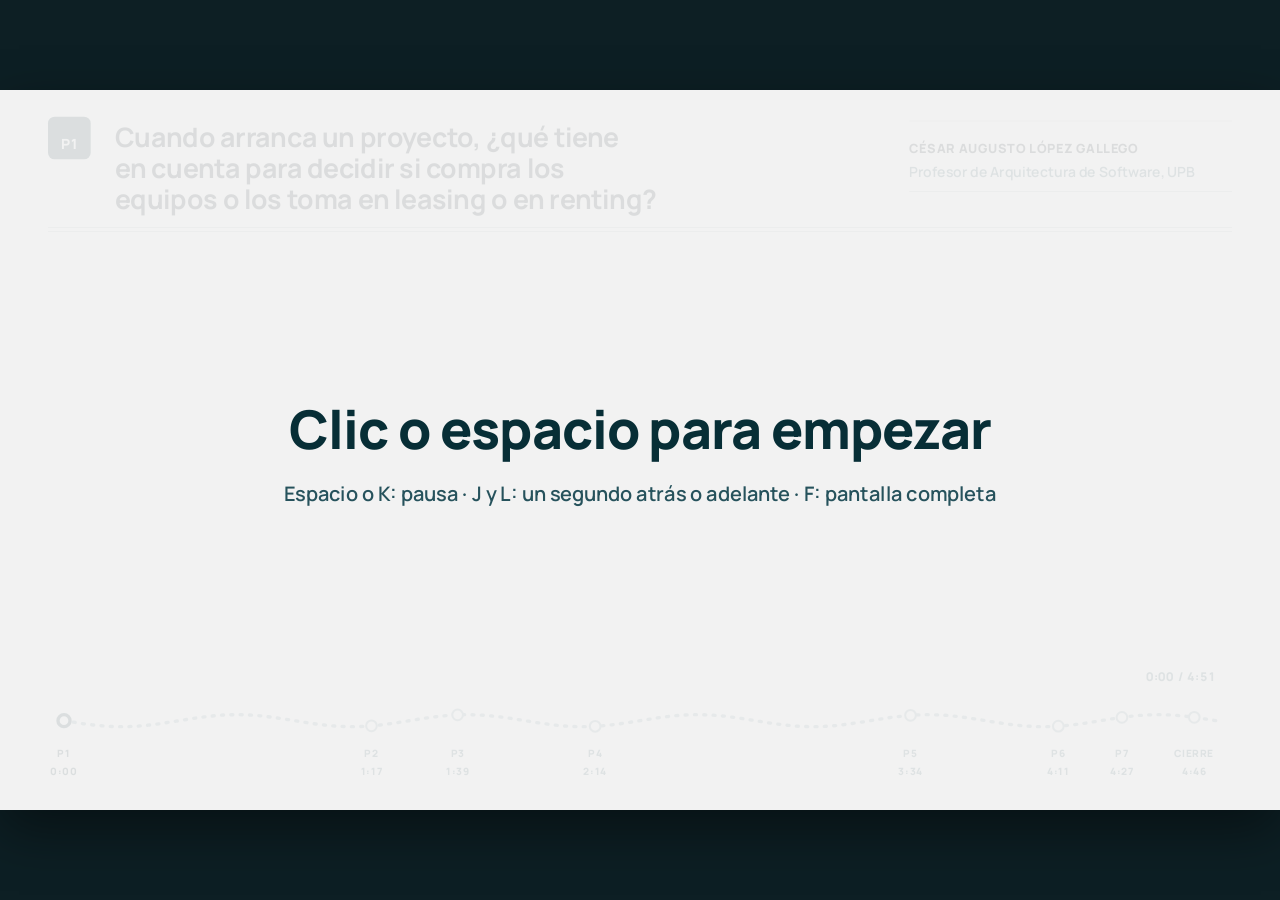
<file: video-entrevista/index.html>
<!doctype html>
<html lang="es-CO">
<head>
<meta charset="utf-8">
<meta name="viewport" content="width=device-width, initial-scale=1">
<title>Entrevista: leasing y renting</title>
<link rel="stylesheet" href="video.css">
</head>
<body>
<main class="frame" aria-label="Video animado de la entrevista">
<div class="stage" id="stage">

  <!-- Encabezado fijo: ficha del entrevistado -->
  <div class="record">
    <p class="record-name">César Augusto López Gallego</p>
    <p class="record-role">Profesor de Arquitectura de Software, UPB</p>
    <svg class="record-mark" viewBox="0 0 28 54" aria-hidden="true"><path d="M0 0 H28 V54 L14 43 L0 54 Z"/></svg>
  </div>
  <div class="rule-top" aria-hidden="true"></div>

  <!-- Preguntas: cada una con su rango -->
  <div class="q" data-from="0" data-to="77.8">
    <div class="q-mark"><svg viewBox="0 0 64 120" aria-hidden="true"><path d="M0 0 H64 V120 L32 98 L0 120 Z"/></svg><span>P1</span></div>
    <p class="q-text">Cuando arranca un proyecto, ¿qué tiene en cuenta para decidir si compra los equipos o los toma en leasing o en renting?</p>
  </div>
  <div class="q" data-from="77.8" data-to="99.6">
    <div class="q-mark"><svg viewBox="0 0 64 120" aria-hidden="true"><path d="M0 0 H64 V120 L32 98 L0 120 Z"/></svg><span>P2</span></div>
    <p class="q-text">¿En qué casos sí le parece buena opción el leasing?</p>
  </div>
  <div class="q" data-from="99.6" data-to="134.4">
    <div class="q-mark"><svg viewBox="0 0 64 120" aria-hidden="true"><path d="M0 0 H64 V120 L32 98 L0 120 Z"/></svg><span>P3</span></div>
    <p class="q-text">Si los datos no pueden ir a la nube pública y el proyecto necesita servidores propios, ¿qué conviene más: leasing o renting?</p>
  </div>
  <div class="q" data-from="134.4" data-to="214.2">
    <div class="q-mark"><svg viewBox="0 0 64 120" aria-hidden="true"><path d="M0 0 H64 V120 L32 98 L0 120 Z"/></svg><span>P4</span></div>
    <p class="q-text">¿Nos puede contar un caso real en el que le haya tocado tomar esta decisión?</p>
  </div>
  <div class="q" data-from="214.2" data-to="251.6">
    <div class="q-mark"><svg viewBox="0 0 64 120" aria-hidden="true"><path d="M0 0 H64 V120 L32 98 L0 120 Z"/></svg><span>P5</span></div>
    <p class="q-text">Comprar de contado suele salir más barato que pagar un renting. ¿Cómo se justifica entonces el renting en los números?</p>
  </div>
  <div class="q" data-from="251.6" data-to="267.7">
    <div class="q-mark"><svg viewBox="0 0 64 120" aria-hidden="true"><path d="M0 0 H64 V120 L32 98 L0 120 Z"/></svg><span>P6</span></div>
    <p class="q-text">¿Y si el proyecto sí tiene la plata para comprar?</p>
  </div>
  <div class="q" data-from="267.7" data-to="286.0">
    <div class="q-mark"><svg viewBox="0 0 64 120" aria-hidden="true"><path d="M0 0 H64 V120 L32 98 L0 120 Z"/></svg><span>P7</span></div>
    <p class="q-text">¿Qué pasa si el proyecto crece de golpe o el cliente lo cancela?</p>
  </div>

  <!-- ESCENA 1 · Qué mirar antes de decidir -->
  <section class="scene" data-from="0" data-to="28.9" data-name="Qué mirar antes de decidir">
    <svg class="art" style="left:150px;top:300px;width:160px;height:400px" viewBox="0 0 160 400" aria-hidden="true">
      <path class="silk fx-draw" pathLength="1" data-in="3.0" data-dur="0.6" d="M80 0 V30"/>
      <path class="silk fx-draw" pathLength="1" data-in="5.9" data-dur="0.9" d="M80 30 C30 90 130 140 80 200"/>
      <path class="silk fx-draw" pathLength="1" data-in="8.8" data-dur="0.9" data-out="12.4" d="M80 200 C30 260 130 310 80 370"/>
      <path class="thread fx-fade" data-in="12.4" data-dur="0.8" d="M80 200 C30 260 130 310 80 370"/>
      <circle class="node fx-fade" data-in="3.2" cx="80" cy="30" r="12"/>
      <circle class="node fx-fade" data-in="6.2" cx="80" cy="200" r="12"/>
      <circle class="node fx-fade" data-in="9.1" data-out="12.4" cx="80" cy="370" r="12"/>
      <circle class="node void fx-fade" data-in="12.4" cx="80" cy="370" r="12"/>
    </svg>
    <div class="txt sc fx-fade" data-in="3.2" style="left:56px;top:314px;font-size:26px">0:03</div>
    <div class="txt sc fx-fade" data-in="6.2" style="left:56px;top:484px;font-size:26px">0:06</div>
    <div class="txt sc fx-fade" data-in="9.1" style="left:56px;top:654px;font-size:26px">0:09</div>
    <div class="txt d fx-left" data-in="3.2" style="left:270px;top:296px;font-size:58px">Tipo de proyecto</div>
    <div class="txt d fx-left" data-in="6.2" style="left:270px;top:466px;font-size:58px">Para qué los equipos</div>
    <div class="txt d fx-left" data-in="9.1" style="left:270px;top:636px;font-size:58px">La demanda</div>
    <div class="txt tx i gray fx-fade" data-in="13.2" style="left:650px;top:648px;font-size:40px">desconocida</div>
    <div class="txt tx i gray fx-fade" data-in="14.8" style="left:272px;top:716px;font-size:36px">no es capaz de estimarla bien</div>
    <svg class="art" style="left:0;top:0;width:1920px;height:1080px" viewBox="0 0 1920 1080" aria-hidden="true">
      <path class="thread fx-fade" data-in="18.0" d="M880 668 C980 652 1090 612 1172 566"/>
    </svg>
    <svg class="art" style="left:1180px;top:300px;width:220px;height:300px" viewBox="0 0 220 300" aria-hidden="true">
      <path class="ink fx-draw" pathLength="1" data-in="18.0" data-dur="1.2" d="M20 16 Q20 10 26 10 H194 Q200 10 200 16 V284 Q200 290 194 290 H26 Q20 290 20 284 Z M20 80 H200 M20 150 H200 M20 220 H200 M76 45 H180 M76 115 H180 M76 185 H180 M76 255 H180"/>
      <g class="fx-fade" data-in="18.8"><circle class="dot" cx="46" cy="45" r="6"/><circle class="dot" cx="46" cy="115" r="6"/><circle class="dot" cx="46" cy="185" r="6"/><circle class="dot" cx="46" cy="255" r="6"/></g>
    </svg>
    <div class="dim" data-in="25.2" style="left:1010px;top:624px;width:560px">
      <div class="txt d fx-rise" data-in="18.4" style="position:relative;font-size:46px;text-align:center;line-height:1.05">Comprar capacidad<br>de cómputo</div>
    </div>
    <div class="strike fx-grow" data-in="25.2" style="left:1060px;top:654px;width:460px"></div>
    <div class="txt stamp fx-stamp" data-in="24.9" style="left:1470px;top:350px;--rot:-8deg"><b>renting</b><span>lo ideal</span></div>
  </section>

  <!-- ESCENA 2 · Lo que trae el renting -->
  <section class="scene" data-from="28.9" data-to="47.0" data-name="Lo que trae el renting">
    <svg class="art" style="left:220px;top:300px;width:480px;height:420px" viewBox="0 0 480 420" aria-hidden="true">
      <path class="ink fx-draw" pathLength="1" data-in="29.4" data-dur="1.0" d="M60 140 H420 V400 H60 Z M40 140 H440 V100 H40 Z"/>
      <path class="silk fx-draw" pathLength="1" data-in="30.9" data-dur="0.8" d="M240 100 V400 M60 270 H420"/>
    </svg>
    <div class="txt d red fx-rise" data-in="29.6" style="left:262px;top:740px;font-size:90px">Renting</div>
    <svg class="art" style="left:880px;top:300px;width:80px;height:420px" viewBox="0 0 80 420" aria-hidden="true">
      <path class="silk fx-draw" pathLength="1" data-in="32.4" data-dur="0.5" d="M40 50 V160"/>
      <path class="thread fx-fade" data-in="38.5" data-out="40.6" d="M40 160 V270"/>
      <path class="silk fx-draw" pathLength="1" data-in="40.6" data-dur="0.5" d="M40 160 V270"/>
      <circle class="node fx-fade" data-in="32.5" cx="40" cy="50" r="12"/>
      <circle class="node fx-fade" data-in="33.6" cx="40" cy="160" r="12"/>
      <circle class="node void fx-fade" data-in="38.5" data-out="40.6" cx="40" cy="270" r="12"/>
      <circle class="node fx-fade" data-in="40.6" cx="40" cy="270" r="12"/>
    </svg>
    <div class="txt d fx-left" data-in="32.5" style="left:960px;top:316px;font-size:66px">Mantenimiento</div>
    <div class="txt d fx-left" data-in="33.6" style="left:960px;top:426px;font-size:66px">Soporte</div>
    <div class="txt sc fx-fade" data-in="38.5" style="left:964px;top:546px;font-size:28px">negociable</div>
    <div class="txt d fx-left" data-in="40.6" style="left:1170px;top:536px;font-size:66px">el upgrade</div>
    <div class="txt tx i gray fx-fade" data-in="43.5" style="left:964px;top:672px;font-size:50px">la obsolescencia</div>
    <div class="strike red fx-grow" data-in="44.1" data-dur="0.6" style="left:960px;top:706px;width:430px"></div>
  </section>

  <!-- ESCENA 3 · El presupuesto se va en activos -->
  <section class="scene" data-from="47.0" data-to="77.8" data-name="El presupuesto se va en activos">
    <div class="txt d fx-rise" data-in="47.9" style="left:150px;top:268px;font-size:50px">Presupuesto escaso</div>
    <svg class="art" style="left:150px;top:380px;width:1640px;height:120px" viewBox="0 0 1640 120" aria-hidden="true">
      <path class="silk fx-draw" pathLength="1" data-in="48.4" data-dur="1.0" d="M0 60 C120 48 240 72 380 60 S520 52 560 60"/>
      <path class="silk fx-draw" pathLength="1" data-in="61.6" data-dur="3.0" data-out="72.7" d="M560 60 C700 70 860 50 1000 60 S1080 66 1100 60"/>
      <path class="thread fx-fade" data-in="72.7" data-dur="0.8" d="M560 60 C700 70 860 50 1000 60 S1080 66 1100 60"/>
    </svg>
    <div class="txt sc gray fx-fade" data-in="48.8" style="left:152px;top:466px;font-size:30px">longitud ilustrativa</div>
    <div class="dim" data-in="52.2" style="left:150px;top:560px;width:280px">
      <div class="txt d fx-rise" data-in="50.8" style="position:relative;font-size:56px">Comprar</div>
    </div>
    <div class="strike fx-grow" data-in="52.2" style="left:150px;top:592px;width:226px"></div>
    <div class="txt stamp fx-stamp" data-in="54.6" style="left:150px;top:672px;--rot:-6deg"><b>renting</b></div>
    <div class="txt d i fx-rise" data-in="56.2" data-out="60.6" data-outdur="0.6" style="left:760px;top:560px;font-size:96px">¿Por qué?</div>
    <div class="dim" data-in="73.0" style="left:1270px;top:250px;width:420px;height:400px">
      <svg class="art" style="left:60px;top:30px;width:300px;height:300px" viewBox="0 0 300 300" aria-hidden="true">
        <path class="ink fx-draw" pathLength="1" data-in="65.3" data-dur="1.0" d="M150 30 L270 90 V210 L150 270 L30 210 V90 Z M30 90 L150 150 L270 90 M150 150 V270"/>
        <path class="ink thin fx-draw" pathLength="1" data-in="67.0" data-dur="1.2" d="M55 128 V222 M85 143 V238 M115 158 V253 M30 150 L150 210 M30 180 L150 240"/>
      </svg>
      <div class="txt d fx-rise" data-in="65.5" style="left:0;top:338px;width:420px;text-align:center;font-size:58px">El producto</div>
    </div>
    <div class="txt sc fx-fade" data-in="67.2" style="left:1660px;top:430px;font-size:28px">construir</div>
    <svg class="art fx-drop" data-in="70.2" style="left:700px;top:330px;width:110px;height:110px" viewBox="0 0 110 110" aria-hidden="true"><path class="box" d="M6 28 H100 V104 H6 Z M6 28 L26 6 H104 L100 28 M104 6 V84 L100 104"/></svg>
    <svg class="art fx-drop" data-in="70.5" style="left:830px;top:330px;width:110px;height:110px" viewBox="0 0 110 110" aria-hidden="true"><path class="box" d="M6 28 H100 V104 H6 Z M6 28 L26 6 H104 L100 28 M104 6 V84 L100 104"/></svg>
    <svg class="art fx-drop" data-in="70.8" style="left:960px;top:330px;width:110px;height:110px" viewBox="0 0 110 110" aria-hidden="true"><path class="box" d="M6 28 H100 V104 H6 Z M6 28 L26 6 H104 L100 28 M104 6 V84 L100 104"/></svg>
    <div class="txt sc fx-fade" data-in="70.9" style="left:740px;top:456px;font-size:30px">activos fijos</div>
    <div class="txt tx i fx-fade" data-in="72.8" style="left:740px;top:556px;width:500px;font-size:40px;line-height:1.15">te vas a comer el presupuesto</div>
    <div class="txt d i fx-rise" data-in="75.2" style="left:740px;top:680px;width:500px;font-size:50px;line-height:1.08">No tiene mucho sentido.</div>
  </section>

  <!-- ESCENA 4 · Leasing: es tuya pero no es tuya -->
  <section class="scene" data-from="77.8" data-to="99.6" data-name="Leasing: es tuya pero no es tuya">
    <div class="txt d red fx-rise" data-in="77.9" style="left:150px;top:268px;font-size:96px">Leasing</div>
    <div class="txt tx i fx-fade" data-in="78.3" style="left:520px;top:306px;font-size:40px">podría ser una buena opción</div>
    <svg class="art" style="left:150px;top:420px;width:380px;height:300px" viewBox="0 0 380 300" aria-hidden="true">
      <path class="ink fx-draw" pathLength="1" data-in="82.1" data-dur="1.2" d="M60 170 L150 90 L240 170 M80 155 V250 H220 V155 M130 250 V200 H170 V250 M10 250 H370"/>
      <path class="ink dashed fx-fade" data-in="82.6" d="M30 262 H350 L322 292 H58 Z"/>
    </svg>
    <div class="txt d fx-rise" data-in="82.3" style="left:560px;top:470px;font-size:64px">Finca raíz</div>
    <div class="txt stamp fx-stamp" data-in="84.5" style="left:566px;top:570px;--rot:-6deg"><b>atractivo</b></div>
    <div class="txt tx i taupe fx-fade" data-in="85.6" style="left:1250px;top:296px;font-size:44px">¿Qué hace el leasing?</div>
    <svg class="art" style="left:1000px;top:400px;width:220px;height:280px" viewBox="0 0 220 280" aria-hidden="true">
      <path class="ink fx-draw" pathLength="1" data-in="91.6" data-dur="1.0" d="M10 10 H170 L210 50 V270 H10 Z M170 10 V50 H210 M40 90 H180 M40 125 H180 M40 160 H150"/>
      <circle class="seal fx-fade" data-in="92.2" cx="150" cy="220" r="28"/>
    </svg>
    <div class="txt tx i fx-fade" data-in="91.9" style="left:1000px;top:700px;font-size:38px">la propiedad sobre un activo</div>
    <svg class="art" style="left:1220px;top:520px;width:460px;height:40px" viewBox="0 0 460 40" aria-hidden="true">
      <path class="silk fx-draw" pathLength="1" data-in="96.1" data-dur="0.5" d="M0 20 C80 10 160 30 240 20"/>
      <path class="thread fx-fade" data-in="96.7" d="M240 20 C320 30 380 12 450 20"/>
    </svg>
    <div class="txt d fx-rise" data-in="96.1" style="left:1690px;top:500px;font-size:66px">Tú</div>
    <div class="txt d red fx-rise" data-in="96.1" style="left:1250px;top:442px;font-size:50px">es tuya</div>
    <div class="txt tx i gray fx-fade" data-in="96.8" style="left:1300px;top:584px;font-size:38px">pero realmente no es tuya</div>
  </section>

  <!-- ESCENA 5 · Servidores propios: renting, no leasing -->
  <section class="scene" data-from="99.6" data-to="134.4" data-name="Servidores propios: renting, no leasing">
    <svg class="art" style="left:260px;top:280px;width:200px;height:140px" viewBox="0 0 200 140" aria-hidden="true">
      <path class="ink fx-draw" pathLength="1" data-in="100.1" data-dur="0.9" d="M50 112 H160 C190 112 196 72 166 64 C166 32 121 22 106 47 C91 27 51 32 56 67 C26 70 26 112 50 112 Z"/>
      <path class="ink thin fx-fade" data-in="100.6" d="M88 82 H120 V104 H88 Z M95 82 V74 A9 9 0 0 1 113 74 V82"/>
    </svg>
    <svg class="art" style="left:760px;top:280px;width:200px;height:140px" viewBox="0 0 200 140" aria-hidden="true">
      <path class="ink fx-draw" pathLength="1" data-in="102.3" data-dur="0.9" d="M50 112 H160 C190 112 196 72 166 64 C166 32 121 22 106 47 C91 27 51 32 56 67 C26 70 26 112 50 112 Z"/>
      <path class="ink thin fx-fade" data-in="102.8" d="M78 88 A10 10 0 1 0 98 88 A10 10 0 1 0 78 88 M98 88 H132 M122 88 V97 M130 88 V95"/>
    </svg>
    <svg class="art" style="left:1260px;top:280px;width:200px;height:140px" viewBox="0 0 200 140" aria-hidden="true">
      <path class="ink fx-draw" pathLength="1" data-in="103.2" data-dur="0.9" d="M30 132 V44 L100 12 L170 44 V132 M10 132 H190 M76 62 H124 V128 H76 Z M76 84 H124 M76 106 H124"/>
    </svg>
    <div class="txt d fx-rise" data-in="100.3" style="left:210px;top:438px;width:300px;text-align:center;font-size:46px">Nube privada</div>
    <div class="txt d fx-rise" data-in="102.5" style="left:710px;top:438px;width:300px;text-align:center;font-size:46px">Nube propia</div>
    <div class="txt d fx-rise" data-in="103.4" style="left:1210px;top:438px;width:300px;text-align:center;font-size:46px">On-premise</div>
    <div class="txt tab fx-left" data-in="108.0" style="left:760px;top:540px">Renting</div>
    <div class="txt tab void fx-left" data-in="109.3" style="left:1260px;top:540px">Leasing</div>
    <div class="txt d fx-rise" data-in="113.9" style="left:150px;top:640px;font-size:44px">Mantenimiento y soporte</div>
    <div class="txt d fx-rise" data-in="120.4" style="left:150px;top:752px;font-size:44px">Opción de compra</div>
    <div class="silkbar fx-grow" data-in="114.5" style="left:760px;top:700px;width:220px"></div>
    <div class="txt tx i fx-fade" data-in="114.6" style="left:760px;top:640px;font-size:40px">incluido</div>
    <svg class="art fx-fade" data-in="115.4" style="left:1260px;top:706px;width:220px;height:10px" viewBox="0 0 220 10" aria-hidden="true"><path class="thread" d="M3 5 H217"/></svg>
    <div class="txt tx i gray fx-fade" data-in="115.4" style="left:1260px;top:640px;font-size:40px">no incluido</div>
    <div class="txt tx i fx-fade" data-in="120.6" style="left:1260px;top:752px;font-size:40px">se puede pactar</div>
    <div class="strike fx-grow" data-in="124.2" style="left:1258px;top:780px;width:320px"></div>
    <div class="txt tx i gray fx-fade" data-in="124.6" style="left:1610px;top:748px;font-size:30px;width:230px;line-height:1.1">sin sentido en equipos</div>
    <div class="txt stamp fx-stamp" data-in="129.8" style="left:1540px;top:520px;--rot:-8deg"><b>mejor</b><span>el renting</span></div>
  </section>

  <!-- ESCENA 6 · El caso: cerrar un proyecto eléctrico -->
  <section class="scene" data-from="134.4" data-to="164.6" data-name="El caso: cerrar un proyecto eléctrico">
    <svg class="art" style="left:0;top:0;width:1920px;height:1080px" viewBox="0 0 1920 1080" aria-hidden="true">
      <path class="silk fx-draw" pathLength="1" data-in="139.8" data-dur="0.8" d="M200 300 C380 286 560 314 760 300"/>
      <path class="silk fx-draw" pathLength="1" data-in="143.5" data-dur="0.8" d="M760 300 C940 286 1120 314 1320 300"/>
      <circle class="node fx-fade" data-in="134.6" cx="200" cy="300" r="12"/>
      <circle class="node fx-fade" data-in="140.4" cx="760" cy="300" r="12"/>
      <circle class="node fx-fade" data-in="144.0" cx="1320" cy="300" r="12"/>
    </svg>
    <div class="txt d fx-rise" data-in="134.7" style="left:150px;top:330px;font-size:38px">Una empresa de proyectos</div>
    <svg class="art" style="left:884px;top:216px;width:64px;height:70px" viewBox="0 0 120 130" aria-hidden="true">
      <path class="ink fx-draw" pathLength="1" data-in="140.2" data-dur="0.9" d="M60 5 L30 125 M60 5 L90 125 M20 35 H100 M30 65 H90 M40 30 L80 70 M80 30 L40 70 M38 95 H82 M44 70 L76 120 M76 70 L44 120"/>
    </svg>
    <div class="txt d fx-rise" data-in="140.4" style="left:710px;top:330px;font-size:38px">Infraestructura eléctrica</div>
    <div class="txt d fx-rise" data-in="144.0" style="left:1270px;top:330px;font-size:38px">Liquidar a todo el mundo</div>
    <svg class="art fx-wipe" data-in="147.1" data-dur="1.0" style="left:150px;top:448px;width:650px;height:312px" viewBox="0 0 650 312" aria-hidden="true">
      <rect width="650" height="312" fill="url(#pat-person)"/>
    </svg>
    <svg class="art fx-wipe" data-in="147.9" data-dur="0.7" style="left:150px;top:760px;width:650px;height:104px" viewBox="0 0 650 104" aria-hidden="true">
      <rect width="650" height="104" fill="url(#pat-person-void)"/>
    </svg>
    <div class="txt d fx-rise" data-in="147.3" style="left:860px;top:452px;font-size:54px">300 o 400 trabajadores</div>
    <div class="txt tx i fx-fade" data-in="151.5" style="left:862px;top:524px;font-size:40px">la liquidación a todos</div>
    <div class="txt d fx-rise" data-in="156.0" style="left:860px;top:610px;font-size:48px">4 o 5 cajas de contratos</div>
    <svg class="art" style="left:860px;top:690px;width:560px;height:94px" viewBox="0 0 660 110" aria-hidden="true">
      <g class="fx-drop" data-in="155.9"><path class="box" d="M5 24 H115 V104 H5 Z M5 24 L15 6 H105 L115 24 M45 50 H75 V66 H45 Z"/></g>
      <g class="fx-drop" data-in="156.05"><path class="box" d="M135 24 H245 V104 H135 Z M135 24 L145 6 H235 L245 24 M175 50 H205 V66 H175 Z"/></g>
      <g class="fx-drop" data-in="156.2"><path class="box" d="M265 24 H375 V104 H265 Z M265 24 L275 6 H365 L375 24 M305 50 H335 V66 H305 Z"/></g>
      <g class="fx-drop" data-in="156.35"><path class="box" d="M395 24 H505 V104 H395 Z M395 24 L405 6 H495 L505 24 M435 50 H465 V66 H435 Z"/></g>
      <g class="fx-drop" data-in="156.6"><path class="box void" d="M525 24 H635 V104 H525 Z M525 24 L535 6 H625 L635 24 M565 50 H595 V66 H565 Z"/></g>
    </svg>
    <svg class="art" style="left:1460px;top:694px;width:360px;height:81px" viewBox="0 0 400 90" aria-hidden="true">
      <path class="ink fx-draw" pathLength="1" data-in="162.0" data-dur="0.8" d="M10 60 C40 10 60 70 90 40 S140 10 150 50 S200 70 220 30 S280 20 300 50 S360 60 390 40"/>
      <path class="ink thin fx-fade" data-in="161.8" d="M0 84 H400"/>
    </svg>
    <div class="txt sc fx-fade" data-in="162.1" style="left:1510px;top:800px;font-size:30px">para que firmen</div>
  </section>

  <!-- ESCENA 7 · El problema: impresoras caseras -->
  <section class="scene" data-from="164.6" data-to="191.2" data-name="El problema: impresoras caseras">
    <svg class="art" style="left:150px;top:290px;width:260px;height:300px" viewBox="0 0 260 300" aria-hidden="true">
      <path class="ink fx-draw" pathLength="1" data-in="166.9" data-dur="1.0" d="M10 10 H250 V290 H10 Z M10 60 H250 M10 110 H250 M10 160 H250 M10 210 H250 M10 250 H250 M90 10 V290 M170 10 V290"/>
    </svg>
    <div class="txt d fx-rise" data-in="167.2" style="left:150px;top:608px;font-size:48px">Escenario financiero</div>
    <div class="txt tx i taupe fx-fade" data-in="169.9" style="left:152px;top:676px;font-size:38px">¿qué nos convenía más?</div>
    <svg class="art fx-growy" data-in="182.9" data-dur="2.0" style="left:820px;top:252px;width:180px;height:270px" viewBox="0 0 180 270" aria-hidden="true">
      <path class="ink thin" d="M10 20 V262 M170 20 V262 M10 262 H170 M10 250 H170 M10 238 H170 M10 226 H170 M10 214 H170 M10 202 H170 M10 190 H170 M10 178 H170 M10 166 H170 M10 154 H170 M10 142 H170 M10 130 H170 M10 118 H170 M10 106 H170 M10 94 H170 M10 82 H170 M10 70 H170 M10 58 H170 M10 46 H170 M10 34 H170 M10 22 H170"/>
    </svg>
    <div class="dim" data-in="183.6" style="left:760px;top:520px;width:300px;height:220px">
      <svg class="art" style="left:0;top:0;width:300px;height:220px" viewBox="0 0 300 220" aria-hidden="true">
        <path class="ink fx-draw" pathLength="1" data-in="170.9" data-dur="1.0" d="M40 90 H260 Q280 90 280 110 V180 H20 V110 Q20 90 40 90 Z M80 90 V30 H220 V90 M70 180 V210 H230 V180 M60 140 H240 M230 115 H250"/>
        <path class="ink fx-draw" pathLength="1" data-in="183.8" data-dur="0.5" d="M150 95 L140 120 L158 135 L145 160 L160 178"/>
      </svg>
    </div>
    <div class="txt tag fx-rise" data-in="178.5" style="left:1080px;top:600px;--rot:4deg">casera</div>
    <div class="txt d fx-rise" data-in="183.0" style="left:1060px;top:286px;font-size:50px">no aguantaba el volumen</div>
    <div class="txt tx i fx-fade" data-in="188.9" style="left:1062px;top:362px;font-size:38px">la liquidación de 400 trabajadores</div>
    <svg class="art" style="left:1400px;top:470px;width:300px;height:200px" viewBox="0 0 300 200" aria-hidden="true">
      <path class="ink fx-draw" pathLength="1" data-in="185.0" data-dur="0.8" d="M10 30 H140 V190 H10 Z M10 70 H140 M160 30 H290 V190 H160 Z M160 70 H290 M50 10 V45 M100 10 V45 M200 10 V45 M250 10 V45"/>
    </svg>
    <div class="txt d fx-rise" data-in="185.2" style="left:1370px;top:690px;width:360px;text-align:center;font-size:44px">un fin de semana</div>
  </section>

  <!-- ESCENA 8 · La salida: un tercero en dos horas -->
  <section class="scene" data-from="191.2" data-to="214.2" data-name="La salida: un tercero en dos horas">
    <svg class="art" style="left:150px;top:276px;width:600px;height:40px" viewBox="0 0 600 40" aria-hidden="true">
      <path class="silk fx-draw" pathLength="1" data-in="191.9" data-dur="0.5" d="M0 20 C60 12 140 28 200 20"/>
      <path class="thread fx-fade" data-in="192.3" d="M200 20 C320 28 440 12 560 20"/>
    </svg>
    <div class="txt d fx-rise" data-in="192.2" style="left:150px;top:330px;font-size:46px">sin suficiente capital</div>
    <div class="sink" data-in="201.3" data-dur="1.2" style="left:150px;top:430px;width:380px;height:300px">
      <svg class="art" style="left:0;top:0;width:380px;height:300px" viewBox="0 0 380 300" aria-hidden="true">
        <path class="ink fx-draw" pathLength="1" data-in="195.2" data-dur="1.0" d="M20 120 H360 V280 H20 Z M60 120 V40 H320 V120 M20 200 H360 M80 240 H300 M300 150 H330 M60 280 V295 M320 280 V295"/>
      </svg>
    </div>
    <div class="txt tag fx-rise" data-in="196.6" style="left:560px;top:446px;--rot:-3deg">un montón de plata</div>
    <svg class="art" style="left:120px;top:724px;width:440px;height:60px" viewBox="0 0 440 60" aria-hidden="true">
      <path class="ink fx-draw" pathLength="1" data-in="201.2" data-dur="1.0" d="M0 12 Q220 58 440 12"/>
    </svg>
    <div class="txt tx i fx-fade" data-in="201.6" style="left:150px;top:796px;font-size:38px">costo de propiedad muy alto</div>
    <div class="txt stamp void fx-stamp" data-in="206.0" style="left:200px;top:560px;--rot:-10deg"><b>no vale</b><span>la pena</span></div>
    <svg class="art" style="left:1150px;top:372px;width:580px;height:30px" viewBox="0 0 580 30" aria-hidden="true">
      <path class="silk fx-draw" pathLength="1" data-in="207.4" data-dur="0.7" d="M0 15 C150 6 300 24 570 15"/>
    </svg>
    <div class="txt d red fx-rise" data-in="207.2" style="left:1150px;top:290px;font-size:66px">Un tercero</div>
    <svg class="art" style="left:1150px;top:420px;width:260px;height:190px" viewBox="0 0 300 220" aria-hidden="true">
      <path class="ink fx-draw" pathLength="1" data-in="207.6" data-dur="0.8" d="M40 90 H260 Q280 90 280 110 V180 H20 V110 Q20 90 40 90 Z M80 90 V30 H220 V90 M70 180 V210 H230 V180 M60 140 H240"/>
      <path class="ink fx-draw" pathLength="1" data-in="210.4" data-dur="0.4" d="M150 95 L140 120 L158 135 L145 160 L160 178"/>
    </svg>
    <svg class="art" style="left:1500px;top:400px;width:220px;height:220px" viewBox="0 0 220 220" aria-hidden="true">
      <path class="ink fx-draw" pathLength="1" data-in="211.3" data-dur="0.6" d="M110 15 A95 95 0 1 1 109.9 15 Z M110 110 V50 M110 110 L150 130"/>
      <path class="silk fx-draw" pathLength="1" data-in="211.8" data-dur="0.9" d="M110 30 A80 80 0 0 1 179.3 70"/>
    </svg>
    <div class="txt d fx-rise" data-in="212.0" style="left:1400px;top:650px;width:420px;text-align:center;font-size:44px">reponer en dos horas</div>
  </section>

  <!-- ESCENA 9 · 2 frente a 3 millones, a valor presente -->
  <section class="scene" data-from="214.2" data-to="251.6" data-name="2 frente a 3 millones, a valor presente">
    <div class="dim" data-in="249.4" style="left:150px;top:330px;width:220px">
      <div class="txt d fx-rise" data-in="215.6" style="position:relative;font-size:46px">Comprar</div>
    </div>
    <div class="txt d fx-rise" data-in="215.8" style="left:150px;top:500px;font-size:46px">Renting</div>
    <svg class="art fx-fade" data-in="249.4" style="left:104px;top:496px;width:30px;height:60px" viewBox="0 0 28 54" aria-hidden="true"><path class="mark" d="M0 13 H28 V41 H0 Z"/></svg>
    <div class="txt tx i gray fx-fade" data-in="222.3" style="left:152px;top:400px;font-size:30px">más barato en su momento</div>
    <svg class="art fx-fade" data-in="215.0" style="left:380px;top:620px;width:1340px;height:44px" viewBox="0 0 1340 44" aria-hidden="true">
      <path class="ink thin" d="M0 6 H1320 M0 0 V18 M330 0 V18 M660 0 V18 M990 0 V18 M1320 0 V18 M165 0 V10 M495 0 V10 M825 0 V10 M1155 0 V10"/>
    </svg>
    <div class="txt sc fx-fade" data-in="215.0" style="left:370px;top:648px;font-size:30px">0</div>
    <div class="txt sc fx-fade" data-in="215.0" style="left:700px;top:648px;font-size:30px">1</div>
    <div class="txt sc fx-fade" data-in="215.0" style="left:1030px;top:648px;font-size:30px">2</div>
    <div class="txt sc fx-fade" data-in="215.0" style="left:1360px;top:648px;font-size:30px">3</div>
    <div class="txt sc fx-fade" data-in="215.0" style="left:1690px;top:648px;font-size:30px">4</div>
    <div class="txt sc gray fx-fade" data-in="215.2" style="left:380px;top:690px;font-size:30px">millones · cifras de ejemplo</div>
    <div class="silkbar fx-grow" data-in="225.8" data-dur="0.8" style="left:380px;top:344px;width:660px"></div>
    <div class="txt d fx-fade" data-in="226.0" style="left:380px;top:284px;font-size:40px">2 millones hoy</div>
    <div class="compress" data-in="233.9" data-dur="1.2" style="left:380px;top:514px;width:1000px;height:26px">
      <div class="silkbar fx-grow" data-in="229.6" data-dur="0.4" style="left:0;top:0;width:324px"></div>
      <div class="silkbar fx-grow" data-in="230.0" data-dur="0.4" style="left:330px;top:0;width:324px"></div>
      <div class="silkbar fx-grow" data-in="230.4" data-dur="0.4" style="left:660px;top:0;width:330px"></div>
    </div>
    <div class="ghost fx-fade" data-in="233.9" style="left:380px;top:510px;width:990px;height:34px"></div>
    <div class="txt d fx-fade" data-in="230.2" style="left:380px;top:454px;font-size:40px">3 millones en el tiempo</div>
    <div class="txt d red fx-fade" data-in="234.0" style="left:1420px;top:490px;font-size:40px">a valor presente</div>
    <div class="txt sc gray fx-fade" data-in="234.4" style="left:1422px;top:544px;font-size:30px">ilustrativo</div>
    <svg class="art fx-grow" data-in="239.0" data-dur="0.5" style="left:1046px;top:344px;width:118px;height:26px" viewBox="0 0 118 26" aria-hidden="true"><rect class="hatch" x="1.25" y="1.25" width="115.5" height="23.5"/></svg>
    <svg class="art fx-grow" data-in="243.3" data-dur="0.5" style="left:1170px;top:344px;width:118px;height:26px" viewBox="0 0 118 26" aria-hidden="true"><rect class="hatch" x="1.25" y="1.25" width="115.5" height="23.5"/></svg>
    <svg class="art fx-grow" data-in="244.2" data-dur="0.5" style="left:1294px;top:344px;width:118px;height:26px" viewBox="0 0 118 26" aria-hidden="true"><rect class="hatch" x="1.25" y="1.25" width="115.5" height="23.5"/></svg>
    <div class="txt sc fx-fade" data-in="239.1" style="left:1046px;top:300px;font-size:24px">riesgos</div>
    <div class="txt sc fx-fade" data-in="243.4" style="left:1170px;top:300px;font-size:24px">soporte</div>
    <div class="txt sc fx-fade" data-in="244.3" style="left:1294px;top:300px;font-size:24px">mantenimiento</div>
  </section>

  <!-- ESCENA 10 · Los 100 millones rinden más en otra cosa -->
  <section class="scene" data-from="251.6" data-to="267.7" data-name="Los 100 millones rinden más en otra cosa">
    <div class="txt d fx-rise" data-in="254.6" style="left:150px;top:290px;font-size:56px">Si tienes el capital</div>
    <svg class="art" style="left:150px;top:410px;width:360px;height:240px" viewBox="0 0 360 240" aria-hidden="true">
      <path class="ink fx-draw" pathLength="1" data-in="257.2" data-dur="0.9" d="M20 70 H330 V210 H20 Z M32 58 H342 V198 M44 46 H354 V186 M60 100 H120 M60 180 H120 M150 140 A30 30 0 1 0 210 140 A30 30 0 1 0 150 140"/>
      <rect class="silkfill fx-growy" data-in="257.7" data-dur="0.5" x="240" y="66" width="34" height="148"/>
    </svg>
    <div class="txt d red fx-rise" data-in="257.5" style="left:150px;top:672px;font-size:76px">100 millones</div>
    <svg class="art" style="left:0;top:0;width:1920px;height:1080px" viewBox="0 0 1920 1080" aria-hidden="true">
      <path class="ink fx-draw" pathLength="1" data-in="259.5" data-dur="0.6" data-out="264.6" d="M520 520 C760 520 900 400 1100 390"/>
      <path class="thread fx-fade" data-in="264.6" d="M520 520 C760 520 900 400 1100 390"/>
      <path class="silk fx-draw" pathLength="1" data-in="263.3" data-dur="0.7" d="M520 560 C760 560 900 690 1100 700"/>
    </svg>
    <svg class="art" style="left:1120px;top:300px;width:300px;height:160px" viewBox="0 0 300 160" aria-hidden="true">
      <path class="ink fx-draw" pathLength="1" data-in="259.6" data-dur="0.8" d="M20 110 V85 L70 80 L110 40 H200 L250 80 H280 V110 H250 M200 110 H100 M50 110 H20 M110 40 L120 80 H250 M160 40 V80 M53 115 A22 22 0 1 0 97 115 A22 22 0 1 0 53 115 M203 115 A22 22 0 1 0 247 115 A22 22 0 1 0 203 115"/>
    </svg>
    <div class="txt d fx-rise" data-in="259.8" style="left:1450px;top:330px;font-size:50px">un carro</div>
    <div class="txt tag red fx-rise" data-in="266.0" data-dur="0.6" style="left:1452px;top:410px;--rot:5deg">renting</div>
    <svg class="art" style="left:1120px;top:610px;width:260px;height:160px" viewBox="0 0 260 160" aria-hidden="true">
      <path class="silk thin fx-draw" pathLength="1" data-in="263.4" data-dur="0.8" d="M10 150 H70 V110 H130 V70 H190 V30 H250 M235 18 L252 30 L235 42"/>
    </svg>
    <div class="txt tx i fx-fade" data-in="263.6" style="left:1400px;top:660px;width:420px;font-size:40px;line-height:1.1">me rentan más en otras cosas</div>
  </section>

  <!-- ESCENA 11 · Si el cliente cancela o la demanda crece -->
  <section class="scene" data-from="267.7" data-to="286.0" data-name="Si el cliente cancela o la demanda crece">
    <div class="txt stamp round fx-stamp" data-in="268.0" style="left:1584px;top:226px;--rot:-8deg"><b>renting</b><span>siempre</span></div>
    <div class="txt tx i gray fx-fade" data-in="271.2" style="left:150px;top:270px;font-size:40px">la compra sería lo peor</div>
    <svg class="art" style="left:150px;top:360px;width:1000px;height:440px" viewBox="0 0 1000 440" aria-hidden="true">
      <path class="ink thin fx-fade" data-in="273.2" d="M0 436 H1000"/>
      <rect class="band fx-fade" data-in="276.3" x="0" y="180" width="1000" height="80"/>
      <path class="silk fx-draw" pathLength="1" data-in="273.3" data-dur="0.5" d="M0 220 C100 215 200 225 300 220"/>
      <path class="silk fx-draw" pathLength="1" data-in="274.2" data-dur="0.6" d="M300 220 C360 230 400 380 550 390"/>
      <path class="silk fx-draw" pathLength="1" data-in="275.1" data-dur="0.7" d="M550 390 C700 395 800 60 1000 40"/>
    </svg>
    <div class="txt d fx-rise" data-in="274.2" style="left:470px;top:810px;font-size:46px">el cliente cancela</div>
    <div class="txt d fx-rise" data-in="275.1" style="left:880px;top:330px;font-size:46px">creciste</div>
    <div class="txt tx i gray fx-fade" data-in="276.4" style="left:150px;top:494px;font-size:36px">un equipo que no puedes crecer</div>
    <svg class="art" style="left:1300px;top:440px;width:300px;height:360px" viewBox="0 0 300 360" aria-hidden="true">
      <path class="ink fx-draw" pathLength="1" data-in="279.1" data-dur="0.8" d="M10 10 H230 L290 70 V350 H10 Z M230 10 V70 H290 M40 80 H200 M40 110 H260 M40 280 H260 M40 310 H180"/>
      <circle class="seal fx-fade" data-in="283.9" cx="236" cy="296" r="26"/>
      <path class="silk thin fx-draw" pathLength="1" data-in="284.0" data-dur="0.5" d="M224 318 L210 356 M248 318 L262 356"/>
    </svg>
    <div class="txt sc fx-fade" data-in="279.3" style="left:1620px;top:490px;font-size:30px">contrato</div>
    <div class="txt tx i red fx-fade" data-in="281.3" style="left:1340px;top:592px;width:240px;font-size:34px;line-height:1.12">¿Qué pasa si mi demanda crece?</div>
    <div class="txt d red fx-rise" data-in="283.9" style="left:1620px;top:540px;font-size:40px;width:220px;line-height:1.05">el renting es mejor</div>
  </section>

  <!-- ESCENA 12 · Cierre -->
  <section class="scene" data-from="286.0" data-name="Cierre">
    <div class="txt d fx-rise" data-in="286.8" style="left:120px;top:280px;font-size:78px">Todo lo que pueda rentar, rente;</div>
    <svg class="art" style="left:120px;top:540px;width:1420px;height:40px" viewBox="0 0 1420 40" aria-hidden="true">
      <path class="silk fx-draw" pathLength="1" data-in="287.9" data-dur="1.8" d="M0 20 C240 8 480 32 720 20 S1200 8 1420 20"/>
    </svg>
    <div class="txt sc fx-fade" data-in="288.4" style="left:122px;top:604px;font-size:34px">César Augusto López Gallego</div>
    <div class="txt tx i taupe fx-fade" data-in="288.6" style="left:122px;top:652px;font-size:30px">Profesor de Arquitectura de Software, UPB</div>
    <div class="txt d red fx-rise" data-in="289.9" style="left:120px;top:396px;font-size:78px">todo lo que usted pueda alquilar, alquile.</div>
    <div class="txt stamp round fx-stamp" data-in="290.85" data-dur="0.5" style="left:1546px;top:594px;--rot:-10deg"><b>rente</b><span>alquile</span></div>
  </section>

  <!-- Cinta de la entrevista -->
  <svg class="turn" id="turn" viewBox="0 0 1920 1080" aria-hidden="true"><circle id="turn-ring" cx="0" cy="1000" r="0"/><path id="turn-path" pathLength="1" d=""/></svg>
  <svg class="timeline" id="timeline" viewBox="0 0 1920 180" aria-hidden="true">
    <defs>
      <clipPath id="tl-clip"><rect id="tl-clip-rect" x="0" y="0" width="0" height="180"/></clipPath>
      <pattern id="pat-person" width="26" height="26" patternUnits="userSpaceOnUse"><circle cx="13" cy="7" r="4.6" fill="#06171b"/><path d="M13 13 V23 M8 17 H18" stroke="#06171b" stroke-width="3" stroke-linecap="round"/></pattern>
      <pattern id="pat-hatch" width="9" height="9" patternUnits="userSpaceOnUse" patternTransform="rotate(45)"><path d="M0 0 V9" stroke="#06171b" stroke-width="2.5"/></pattern>
      <pattern id="pat-person-void" width="26" height="26" patternUnits="userSpaceOnUse"><circle cx="13" cy="7" r="4" fill="none" stroke="#7f9aa1" stroke-width="2"/><path d="M13 13 V23 M8 17 H18" stroke="#7f9aa1" stroke-width="2.2" stroke-dasharray="3 3"/></pattern>
    </defs>
    <path id="tl-thread" class="tl-thread" d=""/>
    <g clip-path="url(#tl-clip)">
      <path id="tl-silk" class="tl-silk" d=""/>
      <path id="tl-sheen" class="tl-sheen" d=""/>
    </g>
    <g id="tl-folds"></g>
    <circle id="tl-now" class="tl-now" r="9" cx="96" cy="50"/>
  </svg>
  <div class="clock" id="clock" aria-live="off"><span id="clock-state"></span><span id="clock-time">0:00</span></div>

  <!-- Velo de inicio -->
  <div class="veil" id="veil">
    <p class="veil-title">Clic o espacio para empezar</p>
    <p class="veil-keys">Espacio o K: pausa · J y L: un segundo atrás o adelante · F: pantalla completa</p>
  </div>
</div>
</main>
<audio id="audio" src="media/entrevista.m4a" preload="auto"></audio>
<script src="video.js"></script>
</body>
</html>
</file>
<file: diapositivas/deck.css>
/* Leasing y renting — diapositivas · mundo «Informe de gestión» con la paleta del PDF del grupo */

@font-face {
  font-family: "Manrope";
  src: url("fonts/Manrope-wght.ttf") format("truetype");
  font-weight: 200 800;
  font-display: block;
}

:root {
  --ground: #f2f2f2;
  --ground-2: #e8e8e8;
  --ink: #06171b;
  --petroleo: #072e36;
  --pizarra: #26525c;
  --medio: #6598a3;
  --celeste: #afd0d7;
  --medio-ink: #3f7682; /* el celeste medio cuando es texto o línea sobre el fondo: 4,55:1 */
  --muted: #4f6269;
  --alerta: #b3261e;
  --desk: #0d1f24;
  --ease: cubic-bezier(0.16, 1, 0.3, 1);
  color-scheme: light;
}

* { box-sizing: border-box; }
html, body { margin: 0; height: 100%; }
body {
  background: var(--desk);
  color: var(--ink);
  font-family: "Manrope", system-ui, sans-serif;
  overflow: hidden;
  -webkit-font-smoothing: antialiased;
}
::selection { background: var(--celeste); color: var(--ink); }
:focus-visible { outline: 3px solid var(--medio); outline-offset: 3px; }

.frame { position: fixed; inset: 0; }
.stage {
  position: absolute; left: 50%; top: 50%;
  width: 1920px; height: 1080px;
  transform-origin: 50% 50%;
  background: var(--ground);
  overflow: hidden;
  box-shadow: 0 24px 70px rgba(0, 0, 0, 0.4);
}

/* Cromo de la página */
.runhead {
  position: absolute; left: 120px; right: 120px; top: 44px; z-index: 5;
  display: flex; justify-content: space-between; align-items: baseline;
  font-size: 21px; font-weight: 600; color: var(--pizarra);
  padding-bottom: 14px; border-bottom: 1.5px solid var(--celeste);
  transition: opacity 0.3s var(--ease);
}
.runhead b { color: var(--petroleo); font-weight: 800; }
.foot {
  position: absolute; left: 120px; right: 120px; bottom: 36px; z-index: 5;
  display: flex; align-items: center; gap: 34px;
  transition: opacity 0.3s var(--ease);
}
.rail { flex: 1; display: flex; gap: 10px; }
.rail .seg { flex: var(--n); }
.rail .seg i { display: block; height: 6px; border-radius: 3px; background: var(--ground-2); overflow: hidden; position: relative; }
.rail .seg i::after {
  content: ""; position: absolute; inset: 0; background: var(--pizarra);
  transform-origin: left; transform: scaleX(var(--fill, 0));
  transition: transform 0.6s var(--ease);
}
.rail .seg span { display: block; font-size: 17px; font-weight: 700; color: var(--muted); margin-top: 8px; }
.rail .seg.now span { color: var(--petroleo); }
.pageno { font-size: 20px; font-weight: 700; color: var(--pizarra); font-variant-numeric: tabular-nums; min-width: 92px; text-align: right; }
.stage.is-video .runhead, .stage.is-video .foot, .stage.is-cover .runhead { opacity: 0; pointer-events: none; }
.stage.is-cover .foot { opacity: 0; }

/* Diapositivas */
.slide {
  position: absolute; inset: 0;
  opacity: 0; visibility: hidden;
  transform: translateX(calc(var(--dir, 1) * 48px));
  transition: opacity 0.55s var(--ease), transform 0.7s var(--ease), visibility 0s linear 0.6s;
}
.slide.on { opacity: 1; visibility: visible; transform: none; transition: opacity 0.55s var(--ease), transform 0.7s var(--ease), visibility 0s; }
.slide.past { transform: translateX(calc(var(--dir, 1) * -48px)); }

.t {
  position: absolute; left: 120px; top: 104px; right: 120px; margin: 0;
  font-size: 64px; font-weight: 800; line-height: 1.06; letter-spacing: -0.02em; color: var(--petroleo);
  text-wrap: balance;
}
.lead {
  position: absolute; left: 120px; top: 192px; width: 1280px; margin: 0;
  font-size: 29px; line-height: 1.32; font-weight: 500; color: var(--pizarra);
}
.body { position: absolute; left: 120px; right: 120px; top: 290px; bottom: 140px; }
.src { position: absolute; left: 120px; bottom: 96px; margin: 0; font-size: 17px; color: var(--muted); }

/* Piezas de texto */
.h3 + .txt, .h3 + .txt-s, .h4 + .txt, .h4 + .txt-s { margin-top: 10px; }
p, li, h3, h4 { margin: 0; }
.h3 { font-size: 34px; font-weight: 800; color: var(--petroleo); letter-spacing: -0.01em; line-height: 1.1; }
.h4 { font-size: 27px; font-weight: 800; color: var(--petroleo); line-height: 1.15; }
.txt { font-size: 25px; line-height: 1.36; font-weight: 500; color: var(--ink); }
.txt-s { font-size: 21px; line-height: 1.35; font-weight: 500; color: var(--pizarra); }
.note { font-size: 19px; line-height: 1.35; font-weight: 600; color: var(--muted); }
.num { font-variant-numeric: tabular-nums lining-nums; }
.strong { font-weight: 800; color: var(--petroleo); }
.alert { color: var(--alerta); }

.plate {
  background: var(--petroleo); color: var(--ground);
  border-radius: 14px; padding: 22px 34px;
  font-size: 31px; font-weight: 700; line-height: 1.25;
}
.chip {
  display: inline-flex; align-items: center; gap: 10px;
  border-radius: 999px; padding: 8px 20px;
  font-size: 22px; font-weight: 800; line-height: 1;
}
.chip.leasing { background: var(--petroleo); color: var(--ground); }
.chip.renting { background: var(--medio); color: var(--ink); }
.chip.leaseback { background: var(--pizarra); color: var(--ground); }
.chip.ghost { background: transparent; color: var(--pizarra); box-shadow: inset 0 0 0 2px var(--medio); }

.ico { fill: none; stroke: currentColor; stroke-width: 3; stroke-linecap: round; stroke-linejoin: round; overflow: visible; }
.ico.thin { stroke-width: 2.4; }
.line-art { fill: none; stroke: var(--ink); stroke-width: 3.5; stroke-linecap: round; stroke-linejoin: round; }

/* Animaciones de construcción: corren al abrir la diapositiva */
.a-up, .a-fade, .a-left, .a-right, .a-pop, .a-grow-y, .a-grow-x, .a-wipe, .a-drop { opacity: 0; }
.slide.on .a-up    { animation: a-up 0.75s var(--ease) var(--d, 0s) both; }
.slide.on .a-fade  { animation: a-fade 0.8s var(--ease) var(--d, 0s) both; }
.slide.on .a-left  { animation: a-left 0.75s var(--ease) var(--d, 0s) both; }
.slide.on .a-right { animation: a-right 0.75s var(--ease) var(--d, 0s) both; }
.slide.on .a-pop   { animation: a-pop 0.6s var(--ease) var(--d, 0s) both; }
.slide.on .a-drop  { animation: a-drop 0.7s var(--ease) var(--d, 0s) both; }
.slide.on .a-grow-y { animation: a-grow-y 0.9s var(--ease) var(--d, 0s) both; transform-origin: 50% 100%; transform-box: fill-box; }
.slide.on .a-grow-x { animation: a-grow-x 0.9s var(--ease) var(--d, 0s) both; transform-origin: 0 50%; transform-box: fill-box; }
.slide.on .a-wipe  { animation: a-wipe 0.9s var(--ease) var(--d, 0s) both; }
.a-draw { stroke-dasharray: 1 1; stroke-dashoffset: 1; }
.slide.on .a-draw  { animation: a-draw var(--t, 1.2s) cubic-bezier(0.45, 0, 0.2, 1) var(--d, 0s) both; }

@keyframes a-up    { from { opacity: 0; transform: translateY(26px); } to { opacity: 1; transform: none; } }
@keyframes a-fade  { from { opacity: 0; } to { opacity: 1; } }
@keyframes a-left  { from { opacity: 0; transform: translateX(-34px); } to { opacity: 1; transform: none; } }
@keyframes a-right { from { opacity: 0; transform: translateX(34px); } to { opacity: 1; transform: none; } }
@keyframes a-pop   { from { opacity: 0; transform: scale(0.82); } to { opacity: 1; transform: none; } }
@keyframes a-drop  { from { opacity: 0; transform: translateY(-40px); } to { opacity: 1; transform: none; } }
@keyframes a-grow-y { from { opacity: 1; transform: scaleY(0); } to { opacity: 1; transform: scaleY(1); } }
@keyframes a-grow-x { from { opacity: 1; transform: scaleX(0); } to { opacity: 1; transform: scaleX(1); } }
@keyframes a-wipe  { from { opacity: 1; clip-path: inset(0 100% 0 0); } to { opacity: 1; clip-path: inset(0 0 0 0); } }
@keyframes a-draw  { from { stroke-dashoffset: 1; } to { stroke-dashoffset: 0; } }

/* ---------- Componentes por diapositiva ---------- */

/* Portada */
.cover-art { position: absolute; left: 70px; top: 120px; width: 760px; height: 760px; }
.slide.on .vline, .slide.on .cover-rule { transform-origin: 50% 0 !important; }
.cover-rule { position: absolute; left: 880px; top: 120px; width: 3px; height: 760px; background: var(--petroleo); transform-origin: top; }
.cover-brand { position: absolute; left: 950px; top: 150px; display: flex; align-items: center; gap: 26px; }
.cover-brand img { width: 220px; height: auto; }
.cover-brand span { font-size: 28px; font-weight: 700; color: var(--pizarra); line-height: 1.15; }
.cover-title { position: absolute; left: 950px; top: 330px; margin: 0; font-size: 96px; line-height: 0.98; font-weight: 800; letter-spacing: -0.03em; color: var(--petroleo); }
.cover-title em { font-style: normal; color: var(--medio-ink); }
.cover-sub { position: absolute; left: 954px; top: 560px; width: 820px; margin: 0; font-size: 32px; line-height: 1.3; font-weight: 600; color: var(--pizarra); }
.cover-band { position: absolute; left: 880px; right: 0; bottom: 120px; height: 190px; background: var(--petroleo); color: var(--ground); padding: 34px 70px; display: grid; grid-template-columns: 1fr 1fr; gap: 14px 40px; align-content: center; }
.cover-band span { font-size: 27px; font-weight: 700; }

/* Ruta */
.route-col { position: absolute; top: 150px; }
.route-col .h4 { margin-bottom: 18px; }
.route-col ol { list-style: none; padding: 0; margin: 0; }
.route-col li { font-size: 24px; font-weight: 600; line-height: 1.3; padding: 9px 0; border-bottom: 1px solid var(--celeste); color: var(--ink); }
.route-col li b { color: var(--medio-ink); font-weight: 800; margin-right: 10px; font-variant-numeric: tabular-nums; }

/* Tres puertas */
.doors { position: absolute; left: 0; right: 0; top: 0; display: grid; grid-template-columns: repeat(3, 1fr); gap: 46px; }
.door { border-top: 6px solid var(--c); padding-top: 26px; }
.door svg { width: 120px; height: 120px; color: var(--c-ink, var(--c)); margin-bottom: 18px; }
.door .h3 { color: var(--c-ink, var(--c)); margin-bottom: 14px; }

/* Gráfico de caja */
.kpi { border-top: 3px solid var(--petroleo); padding: 18px 0 24px; }
.kpi strong { display: block; font-size: 58px; font-weight: 800; color: var(--petroleo); letter-spacing: -0.02em; line-height: 1; margin-bottom: 8px; font-variant-numeric: tabular-nums; }
.quote { border-left: 0; position: relative; padding: 18px 0 0 60px; }
.quote::before { content: "«"; position: absolute; left: 0; top: -6px; font-size: 84px; font-weight: 800; line-height: 1; color: var(--medio-ink); }
.quote p { font-size: 27px; line-height: 1.35; font-weight: 600; color: var(--petroleo); }
.quote cite { display: block; font-style: normal; font-size: 20px; font-weight: 700; color: var(--muted); margin-top: 10px; }

/* Listas con marcas */
.ticks { list-style: none; padding: 0; margin: 0; }
.ticks li { display: grid; grid-template-columns: 40px 1fr; gap: 14px; align-items: start; font-size: 24px; line-height: 1.32; font-weight: 600; padding: 9px 0; }
.ticks li svg { width: 34px; height: 34px; margin-top: 1px; }
.ticks .ok svg { color: var(--pizarra); }
.ticks .no svg { color: var(--alerta); }
.ticks .mid svg { color: var(--medio-ink); }

/* Tabla de diferencias */
.dtable { width: 100%; border-collapse: collapse; font-size: 27px; }
.dtable th { text-align: left; font-size: 30px; font-weight: 800; padding: 0 22px 16px; }
.dtable th.l { color: var(--petroleo); border-bottom: 5px solid var(--petroleo); }
.dtable th.r { color: var(--pizarra); border-bottom: 5px solid var(--medio); }
.dtable td { padding: 17px 22px; border-bottom: 1px solid var(--celeste); font-weight: 600; line-height: 1.3; vertical-align: top; }
.dtable td:first-child { color: var(--muted); font-weight: 700; width: 28%; padding-left: 0; }
.dtable tr.key td { background: rgba(175, 208, 215, 0.35); }
.dtable tr.key td:first-child { color: var(--petroleo); }

/* Pasos numerados */
.steps { list-style: none; padding: 0; margin: 0; counter-reset: s; }
.steps li { counter-increment: s; display: grid; grid-template-columns: 58px 1fr; gap: 18px; align-items: start; padding: 11px 0; font-size: 24px; line-height: 1.32; font-weight: 600; }
.steps li::before { content: counter(s); width: 50px; height: 50px; border-radius: 50%; background: var(--petroleo); color: var(--ground); display: grid; place-content: center; font-weight: 800; font-size: 24px; }

/* Matriz de riesgos */
.matrix { display: grid; grid-template-columns: 70px repeat(3, 210px); grid-template-rows: repeat(3, 150px) 56px; gap: 8px; }
.matrix .cell { border-radius: 10px; display: flex; align-items: flex-end; padding: 10px 14px; font-size: 19px; font-weight: 800; position: relative; }
.matrix .z0 { background: var(--ground-2); color: var(--muted); }
.matrix .z1 { background: var(--celeste); color: var(--petroleo); }
.matrix .z2 { background: var(--medio); color: var(--ink); }
.matrix .z3 { background: var(--petroleo); color: var(--ground); }
.matrix .ax { font-size: 19px; font-weight: 700; color: var(--muted); display: flex; align-items: center; justify-content: center; text-align: center; }
.matrix .ax.y { writing-mode: vertical-rl; transform: rotate(180deg); }
.pin { position: absolute; width: 58px; height: 58px; border-radius: 50%; background: var(--ground); color: var(--petroleo); box-shadow: 0 6px 14px rgba(6, 23, 27, 0.3); display: grid; place-content: center; font-size: 28px; font-weight: 800; }
.pin.alert { background: var(--alerta); color: var(--ground); }

/* Árbol de decisión */
.q-box { background: var(--petroleo); color: var(--ground); border-radius: 14px; padding: 22px 26px; font-size: 26px; font-weight: 700; line-height: 1.3; }
.res { border-radius: 14px; padding: 16px 24px; font-size: 27px; font-weight: 800; display: grid; grid-template-columns: 250px 1fr; align-items: center; gap: 18px; line-height: 1.1; }
.res.leasing { background: var(--petroleo); color: var(--ground); }
.res.renting { background: var(--medio); color: var(--ink); }
.res.leaseback { background: var(--pizarra); color: var(--ground); }
.res small { display: block; font-size: 22px; font-weight: 600; line-height: 1.25; opacity: 0.95; }
.branch { font-size: 22px; font-weight: 800; fill: var(--pizarra); }

/* Video */
.slide.video iframe { position: absolute; inset: 0; width: 100%; height: 100%; border: 0; background: var(--ground); }

@media (prefers-reduced-motion: reduce) {
  .slide, .slide.on, .slide.past { transition: opacity 0.2s linear, visibility 0s; transform: none; }
  .slide.on [class*="a-"] { animation: none !important; opacity: 1 !important; transform: none !important; clip-path: none !important; stroke-dashoffset: 0 !important; }
  .rail .seg i::after { transition: none; }
}
</file>
<file: video-entrevista/video.css>
/* Entrevista: leasing y renting — cinta de procedencia, con la paleta y la letra de las diapositivas */

@font-face { font-family: "Manrope"; src: url("fonts/Manrope-wght.ttf") format("truetype"); font-weight: 200 800; font-display: block; }


:root {
  --paper: #f2f2f2;
  --paper-deep: #e8e8e8;
  --desk: #0d1f24;
  --ink: #06171b;
  --taupe: #26525c;
  --thread: #7f9aa1;
  --thread-text: #4f6269;
  --ribbon: #072e36;
  --ribbon-hi: #6598a3;
  --ribbon-dark: #072e36;
  --ruby-faint: #afd0d7;
  --ease-out: cubic-bezier(0.16, 1, 0.3, 1);
  color-scheme: light;
}

* { box-sizing: border-box; }
html, body { margin: 0; height: 100%; }
body {
  background: var(--desk);
  color: var(--ink);
  overflow: hidden;
  cursor: pointer;
  -webkit-font-smoothing: antialiased;
}
::selection { background: var(--ruby-faint); color: var(--ink); }

.frame { position: fixed; inset: 0; display: grid; place-items: center; }

/* Lienzo 16:9 de 1920 × 1080 que escala sin deformarse (escala en video.js) */
.stage {
  position: absolute;
  left: 50%; top: 50%;
  width: 1920px; height: 1080px;
  transform-origin: 0 0;
  overflow: hidden;
  background: var(--paper);
  box-shadow: 0 30px 80px rgba(0, 0, 0, 0.45);
}

/* Tipografía */
.d   { font-family: "Manrope", sans-serif; font-weight: 800; line-height: 1.02; letter-spacing: -0.02em; }
.tx  { font-family: "Manrope", sans-serif; font-weight: 600; line-height: 1.2; }
.sc  { font-family: "Manrope", sans-serif; font-weight: 700; font-variant-caps: all-small-caps; letter-spacing: 0.04em; color: var(--taupe); line-height: 1; }
.i   { font-style: normal; }
.red   { color: var(--ribbon); }
.gray  { color: var(--thread-text); }
.taupe { color: var(--taupe); }
.txt { white-space: nowrap; font-variant-numeric: lining-nums; }
.txt[style*="width"] { white-space: normal; }

/* Encabezado */
.rule-top {
  position: absolute; left: 72px; right: 72px; top: 206px; height: 7px;
  border-top: 1.5px solid rgba(7, 46, 54, 0.35);
  border-bottom: 1.5px solid rgba(7, 46, 54, 0.35);
}
.record {
  position: absolute; left: 1364px; top: 46px; width: 484px;
  padding: 18px 0 18px 0;
  border-top: 1.5px solid rgba(7, 46, 54, 0.35);
  border-bottom: 1.5px solid rgba(7, 46, 54, 0.35);
}
.record p { margin: 0; }
.record-name { font-variant-caps: all-small-caps; font-weight: 800; font-family: "Manrope", sans-serif; font-size: 27px; white-space: nowrap; letter-spacing: 0.04em; color: var(--ink); }
.record-role { font-family: "Manrope", sans-serif; font-style: normal; font-weight: 600; font-size: 21px; color: var(--taupe); margin-top: 8px !important; line-height: 1.15; }
.record-mark { display: none; }

.q { position: absolute; left: 72px; top: 40px; width: 1270px; height: 160px; }
.q-mark { position: absolute; left: 0; top: 0; width: 64px; height: 64px; border-radius: 10px; background: var(--ribbon); }
.q-mark svg { display: none; }
.q-mark span { font-variant-caps: all-small-caps; font-weight: 800;
  position: absolute; left: 0; right: 0; top: 17px; text-align: center;
  font-family: "Manrope", sans-serif; font-size: 30px; color: var(--paper); letter-spacing: 0.04em;
}
.q-text {
  position: absolute; left: 100px; top: 8px; width: 1160px; margin: 0;
  font-family: "Manrope", sans-serif; font-style: normal; font-weight: 700; font-size: 40px; line-height: 1.16; letter-spacing: -0.01em;
  color: var(--ink); text-wrap: balance;
}

/* Escenas */
.scene, .q { --s: 1; --x: 0; }
.scene { position: absolute; inset: 0; }
.scene > *, .dim > *, .sink > *, .compress > * { position: absolute; }
.scene {
  opacity: calc(1 - var(--x));
  transform: translateY(calc(var(--x) * 26px));
}
/* Cambio de pregunta: la página se despliega desde el nudo de la cinta (abajo). */
.scene[data-turn="fold"] { clip-path: circle(calc(var(--s) * 2300px) at var(--ox, 960px) 1000px); }
/* Dentro de una misma pregunta: un pase tranquilo. */
.scene[data-turn="quiet"] {
  opacity: calc(var(--s) * (1 - var(--x)));
  transform: translateY(calc((1 - var(--s)) * 18px + var(--x) * 26px));
}
.q {
  opacity: calc(var(--s) * (1 - var(--x)));
  transform: translateY(calc((1 - var(--s)) * 14px - var(--x) * 10px));
}

/* La cinta que sube desde el nudo y dobla hacia el marcador al cambiar de pregunta */
.turn { position: absolute; left: 0; top: 0; width: 1920px; height: 1080px; overflow: visible; pointer-events: none; visibility: hidden; }
.turn path { fill: none; stroke: var(--ribbon); stroke-width: 14; stroke-linejoin: round; stroke-linecap: round; stroke-dasharray: 1 1; }
.turn circle { fill: none; stroke: var(--ribbon); stroke-width: 4; stroke-dasharray: 2 10; stroke-linecap: round; }

/* Material del dibujo */
.art { overflow: visible; }
.ink   { fill: none; stroke: var(--ink); stroke-width: 4; stroke-linecap: round; stroke-linejoin: round; }
.ink.thin { stroke-width: 2.5; }
.ink.dashed { stroke: var(--thread); stroke-width: 3; stroke-dasharray: 10 9; }
.silk  { fill: none; stroke: var(--ribbon); stroke-width: 12; stroke-linecap: round; stroke-linejoin: round; }
.silk.thin { stroke-width: 7; }
.thread { fill: none; stroke: var(--thread); stroke-width: 5; stroke-linecap: round; stroke-dasharray: 3 11; }
.node  { fill: var(--paper); stroke: var(--ribbon); stroke-width: 5; }
.node.void { stroke: var(--thread); stroke-dasharray: 4 5; }
.dot   { fill: var(--ink); }
.seal  { fill: none; stroke: var(--ribbon); stroke-width: 4; }
.box   { fill: var(--paper-deep); stroke: var(--ink); stroke-width: 3.5; stroke-linejoin: round; }
.box.void { fill: none; stroke: var(--thread); stroke-dasharray: 8 7; }
.band  { fill: rgba(101, 152, 163, 0.18); stroke: var(--thread); stroke-width: 2.5; stroke-dasharray: 8 7; }
.mark  { fill: var(--ribbon); }
.silkfill { fill: var(--ribbon); transform-box: fill-box; }

.silkbar, .ghost { height: 26px; border-radius: 2px; }
.silkbar { background: var(--ribbon); }
.hatch { fill: url(#pat-hatch); stroke: var(--ink); stroke-width: 2.5; }
.ghost { border: 2.5px dashed var(--thread); height: 34px; }

.strike { height: 5px; background: var(--thread); border-radius: 3px; }
.strike.red { background: var(--ribbon); }

/* Veredicto: etiqueta plana petróleo, como la placa de las diapositivas */
.stamp {
  color: var(--paper);
  background: var(--ribbon);
  border-radius: 12px;
  padding: 14px 30px 16px;
  text-align: center;
  font-family: "Manrope", sans-serif;
  line-height: 1;
  box-shadow: 0 8px 18px rgba(6, 23, 27, 0.18);
}
.stamp b { display: block; font-weight: 800; font-size: 50px; letter-spacing: -0.01em; }
.stamp b::first-letter { text-transform: uppercase; }
.stamp span { display: block; font-size: 24px; font-weight: 700; margin-top: 8px; color: var(--ruby-faint); }
.stamp.void { color: var(--ribbon); background: var(--paper); box-shadow: inset 0 0 0 4px var(--ribbon), 0 8px 18px rgba(6, 23, 27, 0.18); }
.stamp.void span { color: var(--ribbon); font-size: 26px; }
.stamp.round { padding: 18px 34px 20px; }

/* Etiqueta de procedencia */
.tag { font-variant-caps: all-small-caps; font-weight: 800;
  font-family: "Manrope", sans-serif; font-size: 32px; letter-spacing: 0.04em; line-height: 1;
  color: var(--ink);
  background: var(--paper-deep);
  border: 2.5px solid currentColor;
  border-radius: 6px 26px 26px 6px;
  padding: 10px 24px 12px 46px;
  box-shadow: 0 4px 10px rgba(6, 23, 27, 0.18);
}
.tag::before {
  content: ""; position: absolute; left: 16px; top: 50%;
  width: 13px; height: 13px; margin-top: -6px;
  border-radius: 50%; border: 2.5px solid currentColor; background: var(--paper);
}
.tag.red { color: var(--ribbon); }

/* Pestaña de columna */
.tab {
  font-family: "Manrope", sans-serif; font-weight: 800; font-size: 48px; line-height: 1;
  color: var(--paper); background: var(--ribbon);
  padding: 8px 46px 12px 22px;
  clip-path: polygon(0 0, 100% 0, calc(100% - 22px) 50%, 100% 100%, 0 100%);
}
.tab.void { color: var(--thread-text); background: none; outline: 2.5px dashed var(--thread); outline-offset: -3px; clip-path: none; padding-right: 30px; }

/* Movimiento: todo deriva de --p (entrada) y --q (salida), que calcula video.js desde audio.currentTime */
[data-in] { --p: 1; --q: 0; }
.fx-fade  { opacity: calc(var(--p) * (1 - var(--q))); }
.fx-rise  { opacity: calc(var(--p) * (1 - var(--q))); transform: translateY(calc((1 - var(--p)) * 26px)); }
.fx-left  { opacity: calc(var(--p) * (1 - var(--q))); transform: translateX(calc((1 - var(--p)) * -34px)); }
.fx-draw  { stroke-dasharray: 1 1; stroke-dashoffset: calc(1 - var(--p)); opacity: calc(1 - var(--q)); }
.fx-stamp {
  opacity: calc(min(1, var(--p) * 3) * (1 - var(--q)));
  transform: scale(calc(1.25 - 0.25 * var(--p)));
  filter: blur(calc((1 - var(--p)) * 3px));
}
.fx-grow  { transform: scaleX(var(--p)); transform-origin: left center; opacity: calc(1 - var(--q)); }
.fx-growy { transform: scaleY(var(--p)); transform-origin: 50% 100%; transform-box: fill-box; opacity: calc(1 - var(--q)); }
.fx-wipe  { clip-path: inset(0 calc((1 - var(--p)) * 100%) 0 0); }
.fx-drop  { opacity: var(--p); transform: translateY(calc((1 - var(--p)) * -48px)); }
.tag.fx-rise { transform: translateY(calc((1 - var(--p)) * 26px)) rotate(var(--rot, 0deg)); transform-origin: 16px 50%; }
.dim      { opacity: calc(1 - 0.38 * var(--p)); filter: grayscale(var(--p)); }
.sink     { transform: translateY(calc(var(--p) * 22px)); }
.compress { transform: scaleX(calc(1 - 0.16 * var(--p))); transform-origin: left center; }

/* Cinta de la entrevista */
.timeline { position: absolute; left: 0; top: 896px; width: 1920px; height: 180px; overflow: visible; }
.tl-thread { fill: none; stroke: var(--thread); stroke-width: 5; stroke-linecap: round; stroke-dasharray: 3 11; }
.tl-silk   { fill: none; stroke: var(--ribbon); stroke-width: 14; stroke-linecap: round; }
.tl-sheen  { fill: none; stroke: var(--ribbon-hi); stroke-width: 3; stroke-linecap: round; opacity: 0.7; transform: translateY(-3px); }
.tl-now    { fill: var(--paper); stroke: var(--ribbon); stroke-width: 5; }
.tl-fold circle { fill: var(--paper); stroke: var(--thread); stroke-width: 3; }
.tl-fold.done circle { stroke: var(--ribbon); }
.tl-fold text { font-variant-caps: all-small-caps; font-weight: 800; font-family: "Manrope", sans-serif; font-size: 22px; fill: var(--taupe); letter-spacing: 0.04em; }
.tl-fold.now text { fill: var(--ribbon); }
.clock { font-variant-caps: all-small-caps; font-weight: 800;
  position: absolute; right: 96px; top: 858px;
  font-family: "Manrope", sans-serif; font-size: 26px; color: var(--taupe); letter-spacing: 0.04em;
  display: flex; gap: 18px; font-variant-numeric: tabular-nums lining-nums;
}
#clock-state { color: var(--ribbon); }

/* Velo de inicio */
.veil {
  position: absolute; inset: 0;
  display: grid; place-content: center; text-align: center; gap: 22px;
  background: rgba(242, 242, 242, 0.9);
  transition: opacity 0.5s var(--ease-out);
}
.veil p { margin: 0; }
.veil-title { font-family: "Manrope", sans-serif; font-weight: 800; letter-spacing: -0.02em; font-size: 80px; color: var(--ribbon); }
.veil-keys  { font-family: "Manrope", sans-serif; font-style: normal; font-weight: 600; font-size: 30px; color: var(--taupe); }
.veil.gone { opacity: 0; pointer-events: none; }

:fullscreen { cursor: none; }

@media (prefers-reduced-motion: reduce) {
  .turn { display: none; }
  .veil { transition: none; }
}
</file>
